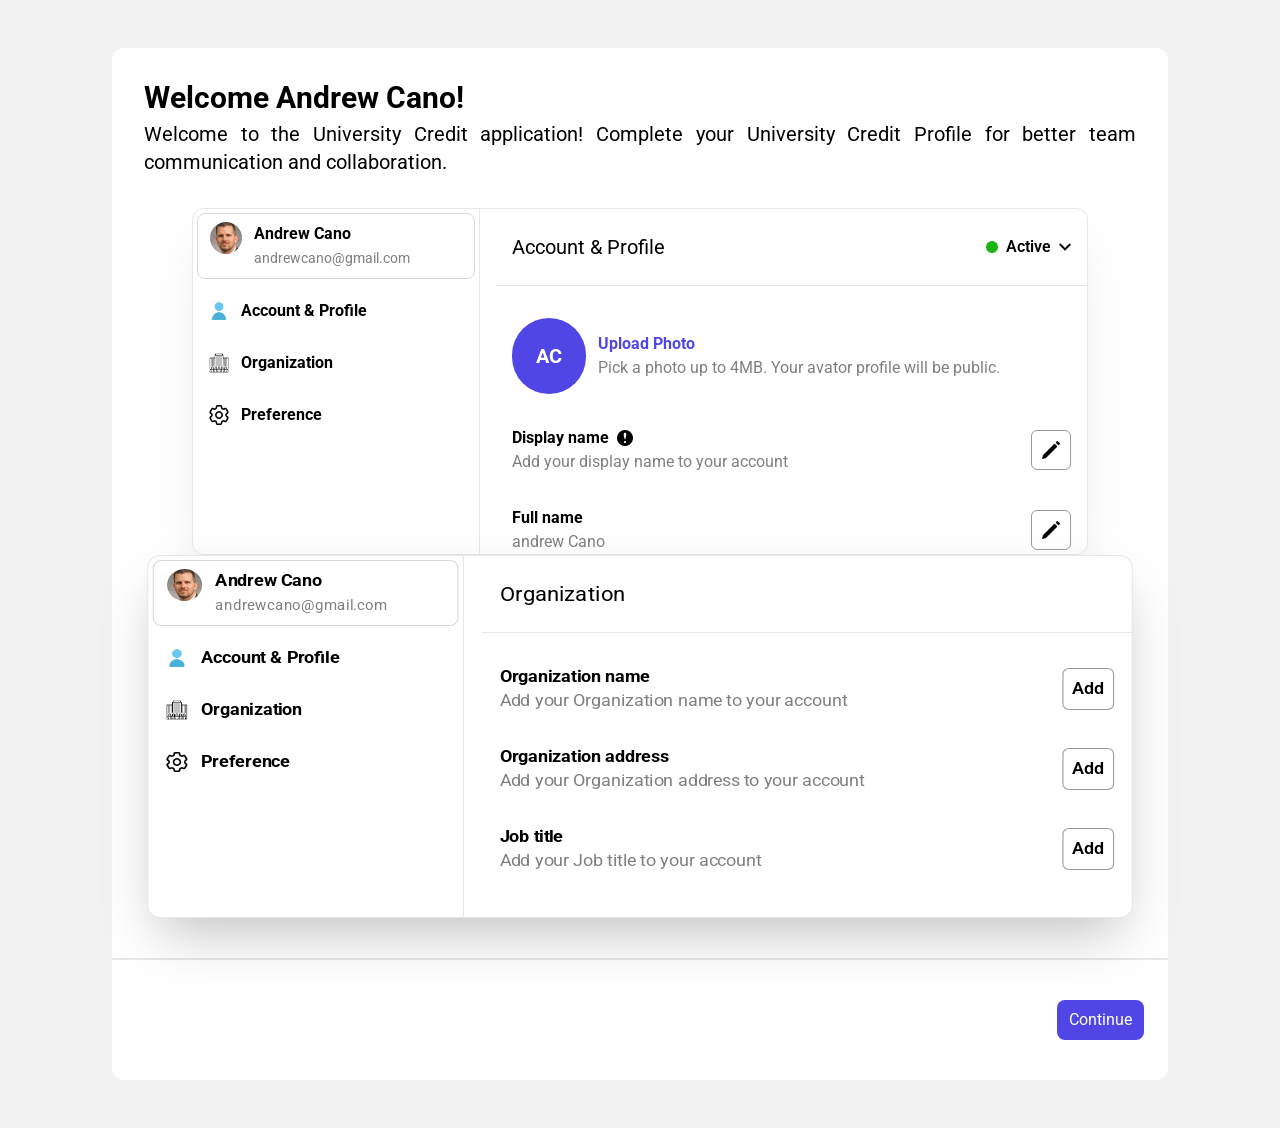
<file: src/index.html>
<!DOCTYPE html>
<html>
  <head>
    <meta charset="UTF-8" />
    <meta name="viewport" content="width=device-width, initial-scale=1.0" />
    <link href="./output.css" rel="stylesheet" />
    <title>University Credit Management System</title>
    <link rel="preconnect" href="https://fonts.googleapis.com" />
    <link rel="preconnect" href="https://fonts.gstatic.com" crossorigin />
    <link
      href="https://fonts.googleapis.com/css2?family=Roboto:ital,wght@0,100;0,300;0,400;0,500;0,700;0,900;1,100;1,300;1,400;1,500;1,700;1,900&display=swap"
      rel="stylesheet"
    />
    <link
      href="https://fonts.googleapis.com/css2?family=Poppins:ital,wght@0,100;0,200;0,300;0,400;0,500;0,600;0,700;0,800;0,900;1,100;1,200;1,300;1,400;1,500;1,600;1,700;1,800;1,900&display=swap"
      rel="stylesheet"
    />
    <link
      href="https://db.onlinewebfonts.com/c/e25ed0fa39c44d127ab5ab3e362d8af1?family=Cooper+Lt+BT+Light"
      rel="stylesheet"
    />
    <link rel="icon" type="image/x-icon" href="./images/" />
  </head>
  <body class="bg-black/5">
    <!-- container section -->
    <section class="max-w-6xl mx-auto font-roboto p-8">
      <section class="bg-white rounded-xl m-4">
        <!-- heading -->
        <header class="flex flex-col gap-1 p-8">
          <h1 class="text-3xl font-bold">Welcome Andrew Cano!</h1>
          <p class="text-justify text-xl">
            Welcome to the University Credit application! Complete your
            University Credit Profile for better team communication and
            collaboration.
          </p>
        </header>
        <!-- Account and Profile -->
        <main
          class="max-w-4xl mx-auto grid grid-cols-12 gap-4 border rounded-xl shadow-2xl shadow-black/10"
        >
          <!-- SideBar -->
          <aside class="col-span-4 flex flex-col gap-1 border-r">
            <!-- user photo and email -->
            <div
              class="flex flex-row gap-x-3 border border-borderColor px-3 py-2 rounded-lg m-1"
            >
              <figure class="w-8 h-8">
                <img src="images/AndrewCano.jpg" alt="" class="rounded-full" />
              </figure>
              <div>
                <p class="font-bold">Andrew Cano</p>
                <span class="text-sm text-black/50">andrewcano@gmail.com</span>
              </div>
            </div>
            <!-- Account & Profile -->
            <div
              class="flex flex-row items-center gap-3 px-3 py-2 m-1 rounded-lg hover:bg-hoverBg hover:text-blueColor"
            >
              <figure class="w-5 h-5">
                <img src="images/user.png" alt="" />
              </figure>
              <a href="Account&Profile.html" class="font-bold"
                >Account & Profile</a
              >
            </div>
            <!-- Organization -->
            <div
              class="flex flex-row items-center gap-3 px-3 py-2 m-1 rounded-lg hover:bg-hoverBg hover:text-blueColor"
            >
              <figure class="w-5 h-5">
                <img src="images/organization.png" alt="" />
              </figure>
              <a href="organization.html" class="font-bold">Organization</a>
            </div>
            <!-- Preference -->
            <div
              class="flex flex-row items-center gap-3 px-3 py-2 m-1 rounded-lg hover:bg-hoverBg hover:text-blueColor"
            >
              <figure class="w-5 h-5">
                <img src="images/setting.png" alt="" />
              </figure>
              <p class="font-bold">Preference</p>
            </div>
          </aside>
          <!-- Description section -->
          <section class="col-span-8 flex flex-col gap-8">
            <!-- Account & Profile and active -->
            <div class="flex justify-between px-4 border-b py-6">
              <h1 class="font-normal text-xl">Account & Profile</h1>
              <div class="flex flex-row items-center gap-2">
                <!-- green icon -->
                <figure class="w-3 h-3">
                  <img src="images/online.png" alt="" />
                </figure>
                <p class="font-semibold">Active</p>
                <figure class="w-3 h-3">
                  <img src="images/expand-button.png" alt="" />
                </figure>
              </div>
            </div>
            <!-- Upload Photo -->
            <div class="flex flex-row items-center gap-3 px-4">
              <p
                class="rounded-full font-bold text-white text-xl p-6 bg-blueColor"
              >
                AC
              </p>
              <div>
                <p class="font-bold text-blueColor">Upload Photo</p>
                <span class="text-black/50"
                  >Pick a photo up to 4MB. Your avator profile will be
                  public.</span
                >
              </div>
            </div>
            <!-- Display Name -->
            <div class="flex flex-row justify-between items-center px-4">
              <div class="flex flex-col">
                <div class="flex flex-row items-center gap-2">
                  <p class="font-bold">Display name</p>
                  <figure class="w-4 h-4">
                    <img src="images/exclamation.png" alt="" />
                  </figure>
                </div>
                <span class="text-black/50"
                  >Add your display name to your account</span
                >
              </div>
              <!-- edit icon -->
              <button class="w-10 h-10 border border-black/40 rounded-md p-2">
                <img src="images/pen.png" alt="" />
              </button>
            </div>
            <!-- Full name-->
            <div class="flex flex-row justify-between items-center px-4">
              <div class="flex flex-col">
                <p class="font-bold">Full name</p>
                <span class="text-black/50">andrew Cano</span>
              </div>
              <!-- edit icon -->
              <button class="w-10 h-10 border border-black/40 rounded-md p-2">
                <img src="images/pen.png" alt="" />
              </button>
            </div>
          </section>
        </main>
        <!-- Organization -->
        <main
          class="max-w-4xl mx-auto grid grid-cols-12 gap-4 border rounded-xl shadow-2xl bg-white scale-y-100 scale-x-110"
        >
          <!-- SideBar -->
          <aside class="col-span-4 flex flex-col gap-1 border-r">
            <!-- user photo and email -->
            <div
              class="flex flex-row gap-x-3 border border-borderColor px-3 py-2 rounded-lg m-1"
            >
              <figure class="w-8 h-8">
                <img src="images/AndrewCano.jpg" alt="" class="rounded-full" />
              </figure>
              <div>
                <p class="font-bold">Andrew Cano</p>
                <span class="text-sm text-black/50">andrewcano@gmail.com</span>
              </div>
            </div>
            <!-- Account & Profile -->
            <div
              class="flex flex-row items-center gap-3 px-3 py-2 m-1 rounded-lg hover:bg-hoverBg hover:text-blueColor"
            >
              <figure class="w-5 h-5">
                <img src="images/user.png" alt="" />
              </figure>
              <p class="font-bold">Account & Profile</p>
            </div>
            <!-- Organization -->
            <div
              class="flex flex-row items-center gap-3 px-3 py-2 m-1 rounded-lg hover:bg-hoverBg hover:text-blueColor"
            >
              <figure class="w-5 h-5">
                <img src="images/organization.png" alt="" />
              </figure>
              <p class="font-bold">Organization</p>
            </div>
            <!-- Preference -->
            <div
              class="flex flex-row items-center gap-3 px-3 py-2 m-1 rounded-lg hover:bg-hoverBg hover:text-blueColor"
            >
              <figure class="w-5 h-5">
                <img src="images/setting.png" alt="" />
              </figure>
              <p class="font-bold">Preference</p>
            </div>
          </aside>
          <!-- Description section -->
          <section class="col-span-8 flex flex-col gap-8">
            <!-- Organization -->
            <div class="flex justify-between px-4 border-b py-6">
              <h1 class="font-normal text-xl">Organization</h1>
            </div>

            <!-- Organization name-->
            <div class="flex flex-row justify-between items-center px-4">
              <div class="flex flex-col">
                <p class="font-bold">Organization name</p>
                <span class="text-black/50"
                  >Add your Organization name to your account</span
                >
              </div>
              <!-- Add button -->
              <button
                class="border border-black/40 rounded-md p-2 font-semibold"
              >
                Add
              </button>
            </div>
            <!-- Organization address-->
            <div class="flex flex-row justify-between items-center px-4">
              <div class="flex flex-col">
                <p class="font-bold">Organization address</p>
                <span class="text-black/50"
                  >Add your Organization address to your account</span
                >
              </div>
              <!-- Add button -->
              <button
                class="border border-black/40 rounded-md p-2 font-semibold"
              >
                Add
              </button>
            </div>
            <!-- Job title-->
            <div class="flex flex-row justify-between items-center px-4">
              <div class="flex flex-col">
                <p class="font-bold">Job title</p>
                <span class="text-black/50"
                  >Add your Job title to your account</span
                >
              </div>
              <!-- Add button -->
              <button
                class="border border-black/40 rounded-md p-2 font-semibold"
              >
                Add
              </button>
            </div>
            <div class="pb-3"></div>
          </section>
        </main>
        <div class="pt-10 border-b-2"></div>
        <!-- continue button -->
        <section class="py-10 flex justify-end px-6">
          <button class="text-white bg-blueColor rounded-lg px-3 py-2">
            Continue
          </button>
        </section>
      </section>
    </section>
  </body>
</html>

<!-- https://github.com/Md-Zihadur-Rahaman/University-Credit-Managemet-System -->
</file>
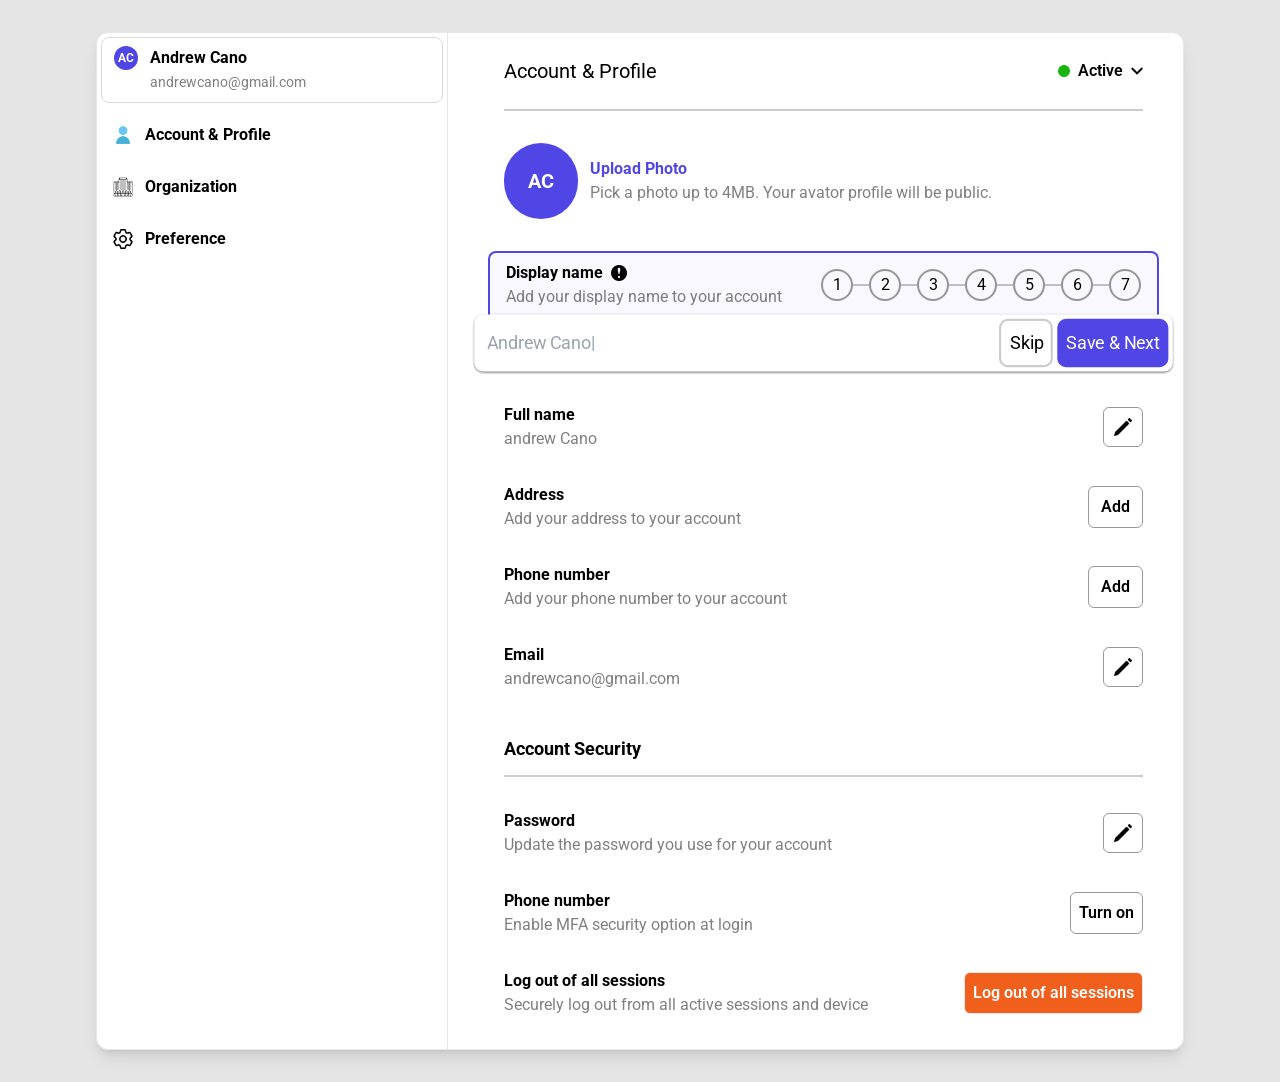
<file: src/Account&Profile.html>
<!DOCTYPE html>
<html>
  <head>
    <meta charset="UTF-8" />
    <meta name="viewport" content="width=device-width, initial-scale=1.0" />
    <link href="./output.css" rel="stylesheet" />
    <title>University Credit Management System</title>
    <link rel="preconnect" href="https://fonts.googleapis.com" />
    <link rel="preconnect" href="https://fonts.gstatic.com" crossorigin />
    <link
      href="https://fonts.googleapis.com/css2?family=Roboto:ital,wght@0,100;0,300;0,400;0,500;0,700;0,900;1,100;1,300;1,400;1,500;1,700;1,900&display=swap"
      rel="stylesheet"
    />
    <link
      href="https://fonts.googleapis.com/css2?family=Poppins:ital,wght@0,100;0,200;0,300;0,400;0,500;0,600;0,700;0,800;0,900;1,100;1,200;1,300;1,400;1,500;1,600;1,700;1,800;1,900&display=swap"
      rel="stylesheet"
    />
    <link
      href="https://db.onlinewebfonts.com/c/e25ed0fa39c44d127ab5ab3e362d8af1?family=Cooper+Lt+BT+Light"
      rel="stylesheet"
    />
    <link rel="icon" type="image/x-icon" href="./images/" />
  </head>
  <body class="bg-black/10">
    <!-- container section -->

    <section class="max-w-6xl mx-auto font-roboto p-8">
      <!-- Account and Profile -->
      <main
        class="bg-white grid grid-cols-12 gap-4 border rounded-xl shadow-lg shadow-black/10"
      >
        <!-- SideBar -->
        <aside class="col-span-4 flex flex-col gap-1 border-r">
          <!-- user photo and email -->
          <div
            class="flex flex-row gap-x-3 border border-borderColor px-3 py-2 rounded-lg m-1"
          >
            <div>
              <p
                class="rounded-full font-bold text-white text-xs p-1 bg-blueColor"
              >
                AC
              </p>
            </div>
            <div>
              <p class="font-bold">Andrew Cano</p>
              <span class="text-sm text-black/50">andrewcano@gmail.com</span>
            </div>
          </div>
          <!-- Account & Profile -->
          <div
            class="flex flex-row items-center gap-3 px-3 py-2 m-1 rounded-lg hover:bg-hoverBg hover:text-blueColor"
          >
            <figure class="w-5 h-5">
              <img src="images/user.png" alt="" />
            </figure>
            <a href="Account&Profile.html" class="font-bold"
              >Account & Profile</a
            >
          </div>
          <!-- Organization -->
          <div
            class="flex flex-row items-center gap-3 px-3 py-2 m-1 rounded-lg hover:bg-hoverBg hover:text-blueColor"
          >
            <figure class="w-5 h-5">
              <img src="images/organization.png" alt="" />
            </figure>
            <a href="organization.html" class="font-bold">Organization</a>
          </div>
          <!-- Preference -->
          <div
            class="flex flex-row items-center gap-3 px-3 py-2 m-1 rounded-lg hover:bg-hoverBg hover:text-blueColor"
          >
            <figure class="w-5 h-5">
              <img src="images/setting.png" alt="" />
            </figure>
            <p class="font-bold">Preference</p>
          </div>
        </aside>
        <!-- Description section -->
        <section class="col-span-8 flex flex-col gap-8 px-6">
          <!-- Account & Profile and active -->
          <div
            class="flex justify-between mx-4 border-b-2 border-b-black/20 py-6"
          >
            <h1 class="font-normal text-xl">Account & Profile</h1>
            <div class="flex flex-row items-center gap-2">
              <!-- green icon -->
              <figure class="w-3 h-3">
                <img src="images/online.png" alt="" />
              </figure>
              <p class="font-semibold">Active</p>
              <figure class="w-3 h-3">
                <img src="images/expand-button.png" alt="" />
              </figure>
            </div>
          </div>
          <!-- Upload Photo -->
          <div class="flex flex-row items-center gap-3 px-4">
            <p
              class="rounded-full font-bold text-white text-xl p-6 bg-blueColor"
            >
              AC
            </p>
            <div>
              <p class="font-bold text-blueColor">Upload Photo</p>
              <span class="text-black/50"
                >Pick a photo up to 4MB. Your avator profile will be
                public.</span
              >
            </div>
          </div>
          <!-- Display Name Edit -->
          <div
            class="bg-editBg border-2 border-blueColor rounded-lg flex flex-col px-4"
          >
            <!-- Display Name -->
            <div class="flex flex-row justify-between items-center py-2">
              <div class="flex flex-col">
                <div class="flex flex-row items-center gap-2">
                  <p class="font-bold">Display name</p>
                  <figure class="w-4 h-4">
                    <img src="images/exclamation.png" alt="" />
                  </figure>
                </div>
                <span class="text-black/50"
                  >Add your display name to your account</span
                >
              </div>
              <!-- Information Progress section -->
              <div class="flex flex-row">
                <!-- numerial element -->
                <div
                  class="w-8 h-8 flex items-center justify-center border-2 border-black/40 hover:border-blueColor hover:bg-hoverBg rounded-full p-1"
                >
                  <p class="">1</p>
                </div>
                <!-- dash icon -->
                <figure
                  class="w-4 h-8 flex items-center justify-center opacity-60"
                >
                  <img src="images/CenterlineI.png" alt="" />
                </figure>
                <!-- numerial element -->
                <div
                  class="w-8 h-8 flex items-center justify-center border-2 border-black/40 hover:border-blueColor hover:bg-hoverBg rounded-full p-1"
                >
                  <p class="">2</p>
                </div>
                <!-- dash icon -->
                <figure
                  class="w-4 h-8 flex items-center justify-center opacity-60"
                >
                  <img src="images/CenterlineI.png" alt="" />
                </figure>
                <!-- numerial element -->
                <div
                  class="w-8 h-8 flex items-center justify-center border-2 border-black/40 hover:border-blueColor hover:bg-hoverBg rounded-full p-1"
                >
                  <p class="">3</p>
                </div>
                <!-- dash icon -->
                <figure
                  class="w-4 h-8 flex items-center justify-center opacity-60"
                >
                  <img src="images/CenterlineI.png" alt="" />
                </figure>
                <!-- numerial element -->
                <div
                  class="w-8 h-8 flex items-center justify-center border-2 border-black/40 hover:border-blueColor hover:bg-hoverBg rounded-full p-1"
                >
                  <p class="">4</p>
                </div>
                <!-- dash icon -->
                <figure
                  class="w-4 h-8 flex items-center justify-center opacity-60"
                >
                  <img src="images/CenterlineI.png" alt="" />
                </figure>
                <!-- numerial element -->
                <div
                  class="w-8 h-8 flex items-center justify-center border-2 border-black/40 hover:border-blueColor hover:bg-hoverBg rounded-full p-1"
                >
                  <p class="">5</p>
                </div>
                <!-- dash icon -->
                <figure
                  class="w-4 h-8 flex items-center justify-center opacity-60"
                >
                  <img src="images/CenterlineI.png" alt="" />
                </figure>
                <!-- numerial element -->
                <div
                  class="w-8 h-8 flex items-center justify-center border-2 border-black/40 hover:border-blueColor hover:bg-hoverBg rounded-full p-1"
                >
                  <p class="">6</p>
                </div>
                <!-- dash icon -->
                <figure
                  class="w-4 h-8 flex items-center justify-center opacity-60"
                >
                  <img src="images/CenterlineI.png" alt="" />
                </figure>
                <!-- numerial element -->
                <div
                  class="w-8 h-8 flex items-center justify-center border-2 border-black/40 hover:border-blueColor hover:bg-hoverBg rounded-full p-1"
                >
                  <p class="">7</p>
                </div>
              </div>
            </div>
            <!--   Edit -->
            <div
              class="grid grid-cols-12 gap-1 border-1 border-black shadow-sm shadow-black/50 bg-white p-1 rounded-lg scale-110"
            >
              <input
                type="text"
                placeholder="Andrew Cano|"
                class="col-span-9 outline-2 outline-blueColor p-2 rounded-lg"
              />
              <button
                class="col-span-1 border-2 border-black/20 rounded-lg p-2"
              >
                Skip
              </button>
              <button class="col-span-2 bg-blueColor text-white rounded-lg p-2">
                Save & Next
              </button>
            </div>
          </div>

          <!-- Full name-->
          <div class="flex flex-row justify-between items-center px-4">
            <div class="flex flex-col">
              <p class="font-bold">Full name</p>
              <span class="text-black/50">andrew Cano</span>
            </div>
            <!-- edit icon -->
            <button class="w-10 h-10 border border-black/40 rounded-md p-2">
              <img src="images/pen.png" alt="" />
            </button>
          </div>
          <!-- Address-->
          <div class="flex flex-row justify-between items-center px-4">
            <div class="flex flex-col">
              <p class="font-bold">Address</p>
              <span class="text-black/50"
                >Add your address to your account</span
              >
            </div>
            <!-- Add button -->
            <button
              class="border border-black/40 rounded-md py-2 px-3 font-semibold"
            >
              Add
            </button>
          </div>

          <!-- Phone number-->
          <div class="flex flex-row justify-between items-center px-4">
            <div class="flex flex-col">
              <p class="font-bold">Phone number</p>
              <span class="text-black/50"
                >Add your phone number to your account</span
              >
            </div>
            <!-- Add button -->
            <button
              class="border border-black/40 rounded-md py-2 px-3 font-semibold"
            >
              Add
            </button>
          </div>
          <!-- Email -->
          <div class="flex flex-row justify-between items-center px-4">
            <div class="flex flex-col">
              <p class="font-bold">Email</p>
              <span class="text-black/50">andrewcano@gmail.com</span>
            </div>
            <!-- edit icon -->
            <button class="w-10 h-10 border border-black/40 rounded-md p-2">
              <img src="images/pen.png" alt="" />
            </button>
          </div>
          <!-- Account Security -->
          <div
            class="flex justify-between mx-4 border-b-2 border-b-black/20 py-3"
          >
            <h1 class="font-bold text-lg">Account Security</h1>
          </div>
          <!-- Password -->
          <div class="flex flex-row justify-between items-center px-4">
            <div class="flex flex-col">
              <p class="font-bold">Password</p>
              <span class="text-black/50"
                >Update the password you use for your account</span
              >
            </div>
            <!-- edit icon -->
            <button class="w-10 h-10 border border-black/40 rounded-md p-2">
              <img src="images/pen.png" alt="" />
            </button>
          </div>
          <!-- Multi-factor authentication-->
          <div class="flex flex-row justify-between items-center px-4">
            <div class="flex flex-col">
              <p class="font-bold">Phone number</p>
              <span class="text-black/50"
                >Enable MFA security option at login</span
              >
            </div>
            <!-- Turn on button -->
            <button class="border border-black/40 rounded-md p-2 font-semibold">
              Turn on
            </button>
          </div>
          <!-- Log out of all sessions-->
          <div class="flex flex-row justify-between items-center px-4 pb-8">
            <div class="flex flex-col">
              <p class="font-bold">Log out of all sessions</p>
              <span class="text-black/50"
                >Securely log out from all active sessions and device</span
              >
            </div>
            <!-- Log out of all sessions button -->
            <button
              class="border rounded-md bg-buttonBgColor text-white p-2 font-semibold"
            >
              Log out of all sessions
            </button>
          </div>
        </section>
      </main>
    </section>
  </body>
</html>

<!-- https://github.com/Md-Zihadur-Rahaman/University-Credit-Managemet-System -->
</file>
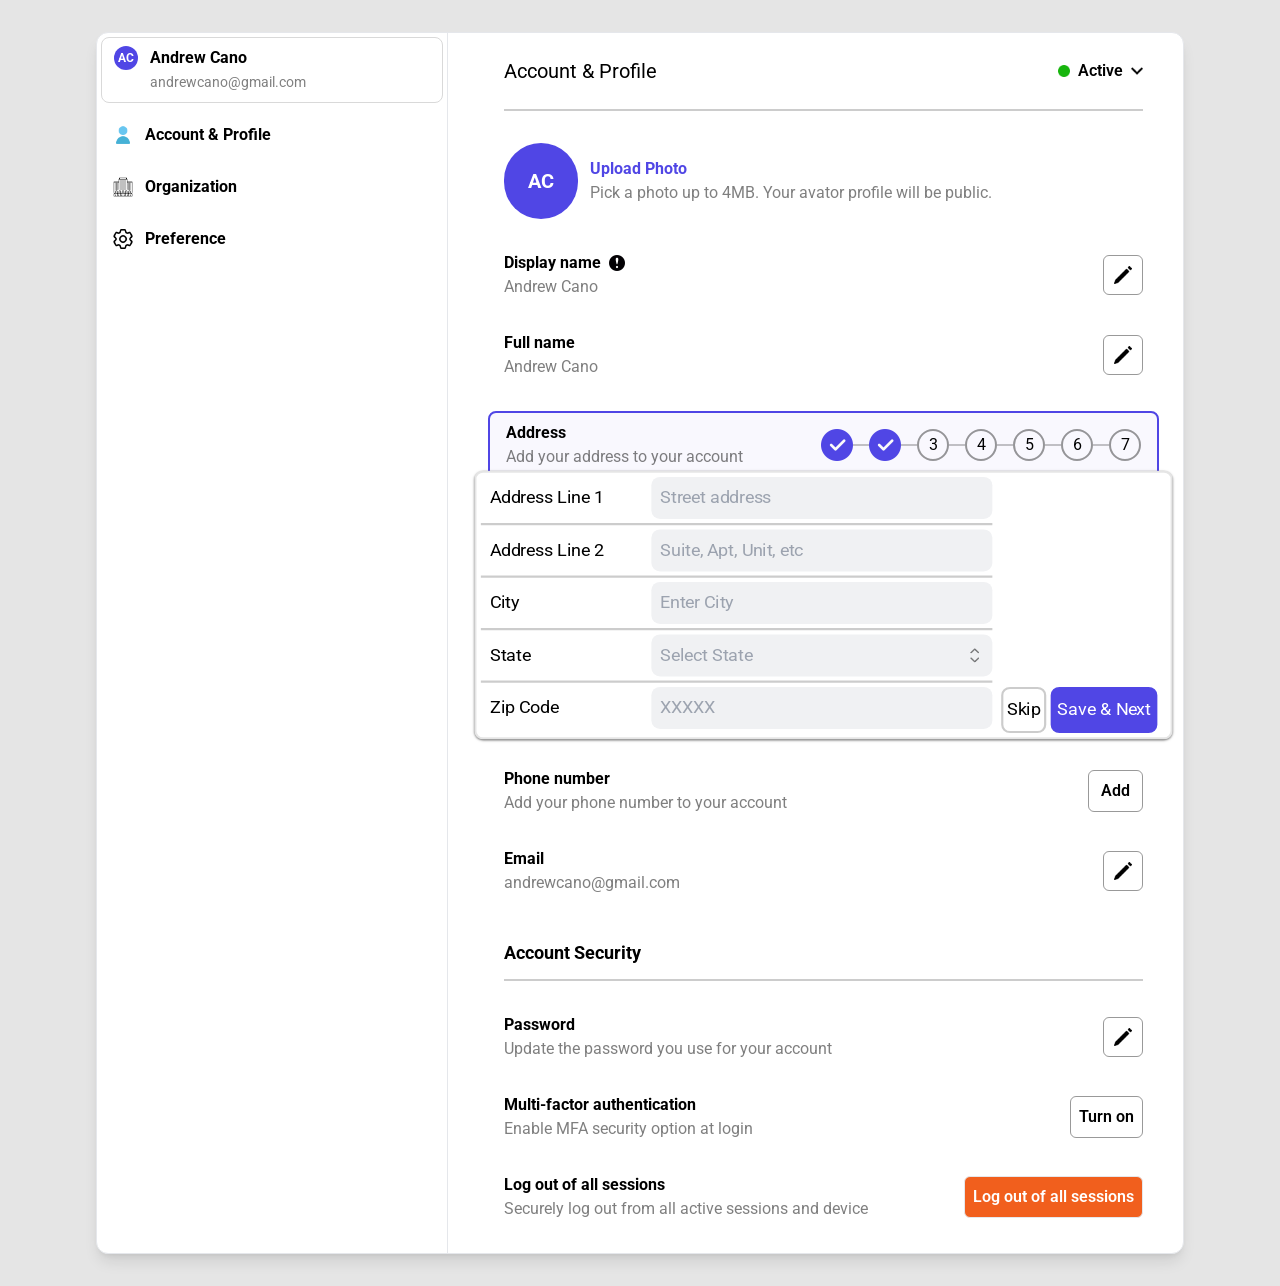
<file: src/address.html>
<!DOCTYPE html>
<html>
  <head>
    <meta charset="UTF-8" />
    <meta name="viewport" content="width=device-width, initial-scale=1.0" />
    <link href="./output.css" rel="stylesheet" />
    <title>University Credit Management System</title>
    <link rel="preconnect" href="https://fonts.googleapis.com" />
    <link rel="preconnect" href="https://fonts.gstatic.com" crossorigin />
    <link
      href="https://fonts.googleapis.com/css2?family=Roboto:ital,wght@0,100;0,300;0,400;0,500;0,700;0,900;1,100;1,300;1,400;1,500;1,700;1,900&display=swap"
      rel="stylesheet"
    />
    <link
      href="https://fonts.googleapis.com/css2?family=Poppins:ital,wght@0,100;0,200;0,300;0,400;0,500;0,600;0,700;0,800;0,900;1,100;1,200;1,300;1,400;1,500;1,600;1,700;1,800;1,900&display=swap"
      rel="stylesheet"
    />
    <link
      href="https://db.onlinewebfonts.com/c/e25ed0fa39c44d127ab5ab3e362d8af1?family=Cooper+Lt+BT+Light"
      rel="stylesheet"
    />
    <link rel="icon" type="image/x-icon" href="./images/" />
  </head>
  <body class="bg-black/10">
    <!-- container section -->

    <section class="max-w-6xl mx-auto font-roboto p-8">
      <!-- Account and Profile -->
      <main
        class="bg-white grid grid-cols-12 gap-4 border rounded-xl shadow-lg shadow-black/10"
      >
        <!-- SideBar -->
        <aside class="col-span-4 flex flex-col gap-1 border-r">
          <!-- user photo and email -->
          <div
            class="flex flex-row gap-x-3 border border-borderColor px-3 py-2 rounded-lg m-1"
          >
            <div>
              <p
                class="rounded-full font-bold text-white text-xs p-1 bg-blueColor"
              >
                AC
              </p>
            </div>
            <div>
              <p class="font-bold">Andrew Cano</p>
              <span class="text-sm text-black/50">andrewcano@gmail.com</span>
            </div>
          </div>
          <!-- Account & Profile -->
          <div
            class="flex flex-row items-center gap-3 px-3 py-2 m-1 rounded-lg hover:bg-hoverBg hover:text-blueColor"
          >
            <figure class="w-5 h-5">
              <img src="images/user.png" alt="" />
            </figure>
            <p class="font-bold">Account & Profile</p>
          </div>
          <!-- Organization -->
          <div
            class="flex flex-row items-center gap-3 px-3 py-2 m-1 rounded-lg hover:bg-hoverBg hover:text-blueColor"
          >
            <figure class="w-5 h-5">
              <img src="images/organization.png" alt="" />
            </figure>
            <p class="font-bold">Organization</p>
          </div>
          <!-- Preference -->
          <div
            class="flex flex-row items-center gap-3 px-3 py-2 m-1 rounded-lg hover:bg-hoverBg hover:text-blueColor"
          >
            <figure class="w-5 h-5">
              <img src="images/setting.png" alt="" />
            </figure>
            <p class="font-bold">Preference</p>
          </div>
        </aside>
        <!-- Description section -->
        <section class="col-span-8 flex flex-col gap-8 px-6">
          <!-- Account & Profile and active -->
          <div
            class="flex justify-between mx-4 border-b-2 border-b-black/20 py-6"
          >
            <h1 class="font-normal text-xl">Account & Profile</h1>
            <div class="flex flex-row items-center gap-2">
              <!-- green icon -->
              <figure class="w-3 h-3">
                <img src="images/online.png" alt="" />
              </figure>
              <p class="font-semibold">Active</p>
              <figure class="w-3 h-3">
                <img src="images/expand-button.png" alt="" />
              </figure>
            </div>
          </div>
          <!-- Upload Photo -->
          <div class="flex flex-row items-center gap-3 px-4">
            <p
              class="rounded-full font-bold text-white text-xl p-6 bg-blueColor"
            >
              AC
            </p>
            <div>
              <p class="font-bold text-blueColor">Upload Photo</p>
              <span class="text-black/50"
                >Pick a photo up to 4MB. Your avator profile will be
                public.</span
              >
            </div>
          </div>
          <!-- Display Name -->
          <div class="flex flex-row justify-between items-center px-4">
            <div class="flex flex-col">
              <div class="flex flex-row items-center gap-2">
                <p class="font-bold">Display name</p>
                <figure class="w-4 h-4">
                  <img src="images/exclamation.png" alt="" />
                </figure>
              </div>
              <span class="text-black/50">Andrew Cano</span>
            </div>
            <!-- edit icon -->
            <button class="w-10 h-10 border border-black/40 rounded-md p-2">
              <img src="images/pen.png" alt="" />
            </button>
          </div>

          <!-- Full name-->
          <div class="flex flex-row justify-between items-center px-4">
            <div class="flex flex-col">
              <p class="font-bold">Full name</p>
              <span class="text-black/50">Andrew Cano</span>
            </div>
            <!-- edit icon -->
            <button class="w-10 h-10 border border-black/40 rounded-md p-2">
              <img src="images/pen.png" alt="" />
            </button>
          </div>
          <!-- Address Edit -->
          <div
            class="bg-editBg border-2 border-blueColor rounded-lg flex flex-col px-4"
          >
            <!-- Address -->
            <div class="flex flex-row justify-between items-center py-2">
              <div class="flex flex-col">
                <p class="font-bold">Address</p>
                <span class="text-black/50"
                  >Add your address to your account</span
                >
              </div>
              <!-- Information Progress section -->
              <div class="flex flex-row">
                <!-- Tikmark icon element -->
                <div class="w-8 h-8 flex items-center justify-center">
                  <img src="images/Tikmarkcheck.png" alt="" />
                </div>
                <!-- dash icon -->
                <figure
                  class="w-4 h-8 flex items-center justify-center opacity-60"
                >
                  <img src="images/CenterlineI.png" alt="" />
                </figure>
                <!-- Tikmark icon element -->
                <div class="w-8 h-8 flex items-center justify-center">
                  <img src="images/Tikmarkcheck.png" alt="" />
                </div>
                <!-- dash icon -->
                <figure
                  class="w-4 h-8 flex items-center justify-center opacity-60"
                >
                  <img src="images/CenterlineI.png" alt="" />
                </figure>
                <!-- numerial element -->
                <div
                  class="w-8 h-8 flex items-center justify-center border-2 border-black/40 hover:border-blueColor hover:bg-hoverBg rounded-full p-1"
                >
                  <p class="">3</p>
                </div>
                <!-- dash icon -->
                <figure
                  class="w-4 h-8 flex items-center justify-center opacity-60"
                >
                  <img src="images/CenterlineI.png" alt="" />
                </figure>
                <!-- numerial element -->
                <div
                  class="w-8 h-8 flex items-center justify-center border-2 border-black/40 hover:border-blueColor hover:bg-hoverBg rounded-full p-1"
                >
                  <p class="">4</p>
                </div>
                <!-- dash icon -->
                <figure
                  class="w-4 h-8 flex items-center justify-center opacity-60"
                >
                  <img src="images/CenterlineI.png" alt="" />
                </figure>
                <!-- numerial element -->
                <div
                  class="w-8 h-8 flex items-center justify-center border-2 border-black/40 hover:border-blueColor hover:bg-hoverBg rounded-full p-1"
                >
                  <p class="">5</p>
                </div>
                <!-- dash icon -->
                <figure
                  class="w-4 h-8 flex items-center justify-center opacity-60"
                >
                  <img src="images/CenterlineI.png" alt="" />
                </figure>
                <!-- numerial element -->
                <div
                  class="w-8 h-8 flex items-center justify-center border-2 border-black/40 hover:border-blueColor hover:bg-hoverBg rounded-full p-1"
                >
                  <p class="">6</p>
                </div>
                <!-- dash icon -->
                <figure
                  class="w-4 h-8 flex items-center justify-center opacity-60"
                >
                  <img src="images/CenterlineI.png" alt="" />
                </figure>
                <!-- numerial element -->
                <div
                  class="w-8 h-8 flex items-center justify-center border-2 border-black/40 hover:border-blueColor hover:bg-hoverBg rounded-full p-1"
                >
                  <p class="">7</p>
                </div>
              </div>
            </div>
            <!--   Edit -->
            <div
              class="border-2 grid grid-cols-12 gap-2 border-1 border-black/10 shadow-sm shadow-black/50 bg-white p-1 rounded-lg scale-x-110 scale-y-105"
            >
              <!-- left input field  -->
              <div class="col-span-9 flex flex-col gap-1">
                <!-- field1 -->
                <div
                  class="grid grid-cols-12 items-center border-b-2 border-b-black/20 pb-1"
                >
                  <label for="" class="col-span-4 pl-2">Address Line 1</label
                  ><input
                    type="text"
                    placeholder="Street address"
                    class="col-span-8 outline-2 outline-blueColor bg-inputFieldBg p-2 rounded-lg"
                  />
                </div>
                <!-- field2 -->
                <div
                  class="grid grid-cols-12 items-center border-b-2 border-b-black/20 pb-1"
                >
                  <label for="" class="col-span-4 pl-2">Address Line 2</label
                  ><input
                    type="text"
                    placeholder="Suite, Apt, Unit, etc"
                    class="col-span-8 outline-2 outline-blueColor bg-inputFieldBg p-2 rounded-lg"
                  />
                </div>
                <!-- field3 -->
                <div
                  class="grid grid-cols-12 items-center border-b-2 border-b-black/20 pb-1"
                >
                  <label for="" class="col-span-4 pl-2">City</label
                  ><input
                    type="text"
                    placeholder="Enter City"
                    class="col-span-8 outline-2 outline-blueColor bg-inputFieldBg p-2 rounded-lg"
                  />
                </div>
                <!-- field4 -->
                <div
                  class="grid grid-cols-12 items-center border-b-2 border-b-black/20 pb-1 relative"
                >
                  <label for="" class="col-span-4 pl-2">State</label>

                  <input
                    type="text"
                    placeholder="Select State"
                    class="col-span-8 outline-2 outline-blueColor bg-inputFieldBg p-2 rounded-lg"
                  />

                  <img
                    src="images/option.png"
                    alt=""
                    class="w-4 h-4 absolute right-2 top-3 opacity-50 cursor-pointer"
                  />
                </div>
                <!-- field5 -->
                <div class="grid grid-cols-12 items-center pb-1">
                  <label for="" class="col-span-4 pl-2">Zip Code</label
                  ><input
                    type="text"
                    placeholder="XXXXX"
                    class="col-span-8 outline-2 outline-blueColor bg-inputFieldBg p-2 rounded-lg"
                  />
                </div>
              </div>
              <!-- right button field -->
              <div class="col-span-3 flex flex-row gap-1 items-end">
                <button
                  class="border-2 border-black/20 rounded-lg px-[3px] py-2"
                >
                  Skip
                </button>
                <button
                  class="border-2 border-blueColor bg-blueColor text-white rounded-lg px-1 py-2"
                >
                  Save & Next
                </button>
              </div>
            </div>
          </div>
          <!-- Phone number-->
          <div class="flex flex-row justify-between items-center px-4">
            <div class="flex flex-col">
              <p class="font-bold">Phone number</p>
              <span class="text-black/50"
                >Add your phone number to your account</span
              >
            </div>
            <!-- Add button -->
            <button
              class="border border-black/40 rounded-md py-2 px-3 font-semibold"
            >
              Add
            </button>
          </div>
          <!-- Email -->
          <div class="flex flex-row justify-between items-center px-4">
            <div class="flex flex-col">
              <p class="font-bold">Email</p>
              <span class="text-black/50">andrewcano@gmail.com</span>
            </div>
            <!-- edit icon -->
            <button class="w-10 h-10 border border-black/40 rounded-md p-2">
              <img src="images/pen.png" alt="" />
            </button>
          </div>
          <!-- Account Security -->
          <div
            class="flex justify-between mx-4 border-b-2 border-b-black/20 py-3"
          >
            <h1 class="font-bold text-lg">Account Security</h1>
          </div>
          <!-- Password -->
          <div class="flex flex-row justify-between items-center px-4">
            <div class="flex flex-col">
              <p class="font-bold">Password</p>
              <span class="text-black/50"
                >Update the password you use for your account</span
              >
            </div>
            <!-- edit icon -->
            <button class="w-10 h-10 border border-black/40 rounded-md p-2">
              <img src="images/pen.png" alt="" />
            </button>
          </div>
          <!-- Multi-factor authentication-->
          <div class="flex flex-row justify-between items-center px-4">
            <div class="flex flex-col">
              <p class="font-bold">Multi-factor authentication</p>
              <span class="text-black/50"
                >Enable MFA security option at login</span
              >
            </div>
            <!-- Turn on button -->
            <button class="border border-black/40 rounded-md p-2 font-semibold">
              Turn on
            </button>
          </div>
          <!-- Log out of all sessions-->
          <div class="flex flex-row justify-between items-center px-4 pb-8">
            <div class="flex flex-col">
              <p class="font-bold">Log out of all sessions</p>
              <span class="text-black/50"
                >Securely log out from all active sessions and device</span
              >
            </div>
            <!-- Log out of all sessions button -->
            <button
              class="border rounded-md bg-buttonBgColor text-white p-2 font-semibold"
            >
              Log out of all sessions
            </button>
          </div>
        </section>
      </main>
    </section>
  </body>
</html>

<!-- https://github.com/Md-Zihadur-Rahaman/University-Credit-Managemet-System -->
</file>
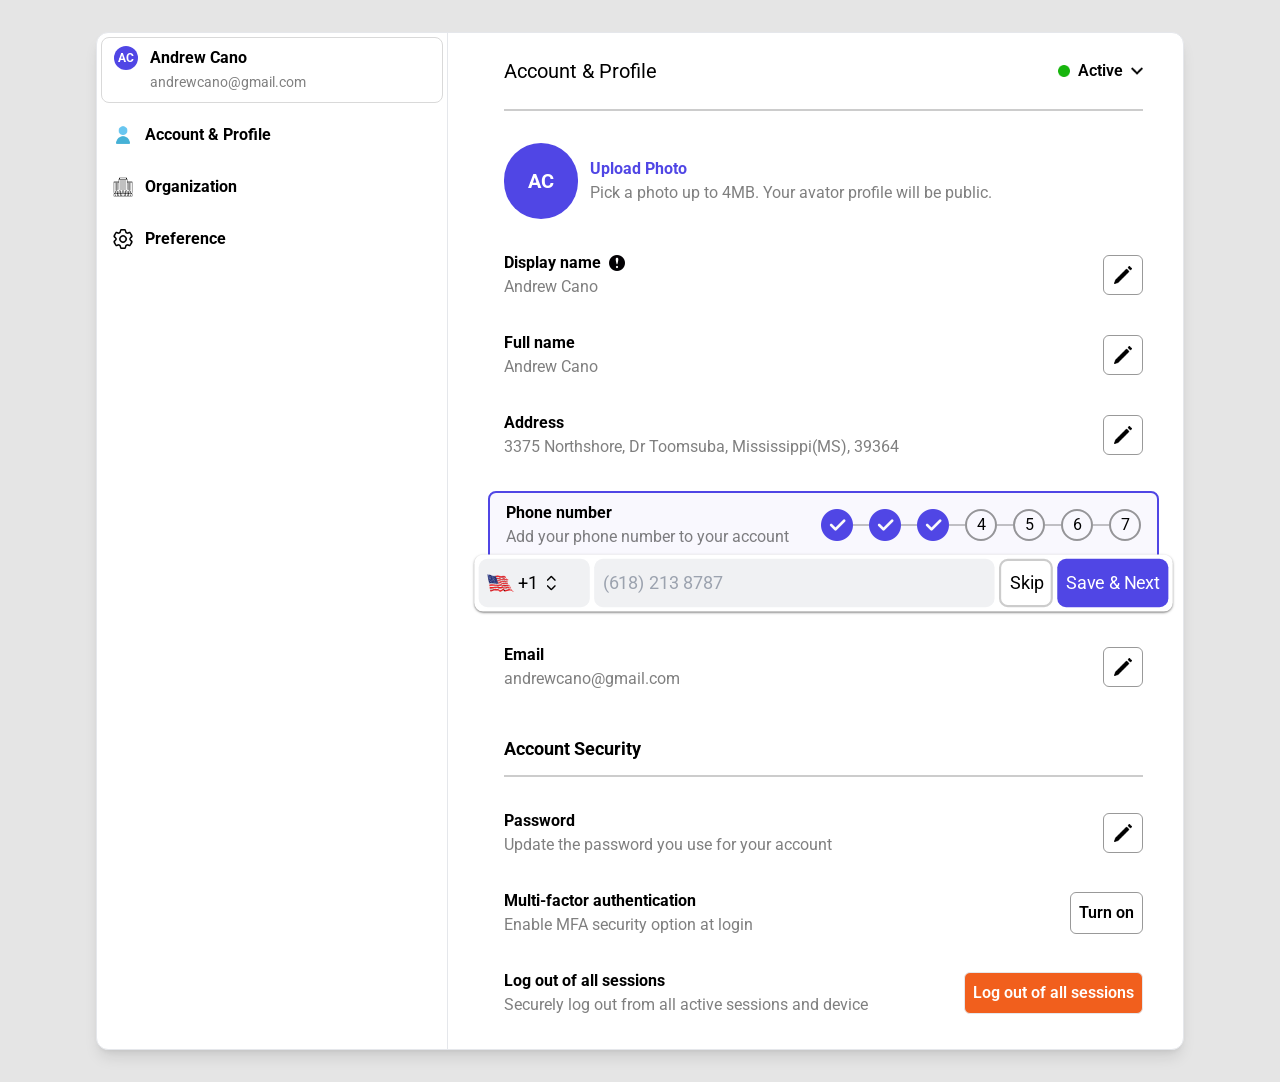
<file: src/inputPhoneNumber.html>
<!DOCTYPE html>
<html>
  <head>
    <meta charset="UTF-8" />
    <meta name="viewport" content="width=device-width, initial-scale=1.0" />
    <link href="./output.css" rel="stylesheet" />
    <title>University Credit Management System</title>
    <link rel="preconnect" href="https://fonts.googleapis.com" />
    <link rel="preconnect" href="https://fonts.gstatic.com" crossorigin />
    <link
      href="https://fonts.googleapis.com/css2?family=Roboto:ital,wght@0,100;0,300;0,400;0,500;0,700;0,900;1,100;1,300;1,400;1,500;1,700;1,900&display=swap"
      rel="stylesheet"
    />
    <link
      href="https://fonts.googleapis.com/css2?family=Poppins:ital,wght@0,100;0,200;0,300;0,400;0,500;0,600;0,700;0,800;0,900;1,100;1,200;1,300;1,400;1,500;1,600;1,700;1,800;1,900&display=swap"
      rel="stylesheet"
    />
    <link
      href="https://db.onlinewebfonts.com/c/e25ed0fa39c44d127ab5ab3e362d8af1?family=Cooper+Lt+BT+Light"
      rel="stylesheet"
    />
    <link rel="icon" type="image/x-icon" href="./images/" />
  </head>
  <body class="bg-black/10">
    <!-- container section -->

    <section class="max-w-6xl mx-auto font-roboto p-8">
      <!-- Account and Profile -->
      <main
        class="bg-white grid grid-cols-12 gap-4 border rounded-xl shadow-lg shadow-black/10"
      >
        <!-- SideBar -->
        <aside class="col-span-4 flex flex-col gap-1 border-r">
          <!-- user photo and email -->
          <div
            class="flex flex-row gap-x-3 border border-borderColor px-3 py-2 rounded-lg m-1"
          >
            <div>
              <p
                class="rounded-full font-bold text-white text-xs p-1 bg-blueColor"
              >
                AC
              </p>
            </div>
            <div>
              <p class="font-bold">Andrew Cano</p>
              <span class="text-sm text-black/50">andrewcano@gmail.com</span>
            </div>
          </div>
          <!-- Account & Profile -->
          <div
            class="flex flex-row items-center gap-3 px-3 py-2 m-1 rounded-lg hover:bg-hoverBg hover:text-blueColor"
          >
            <figure class="w-5 h-5">
              <img src="images/user.png" alt="" />
            </figure>
            <p class="font-bold">Account & Profile</p>
          </div>
          <!-- Organization -->
          <div
            class="flex flex-row items-center gap-3 px-3 py-2 m-1 rounded-lg hover:bg-hoverBg hover:text-blueColor"
          >
            <figure class="w-5 h-5">
              <img src="images/organization.png" alt="" />
            </figure>
            <p class="font-bold">Organization</p>
          </div>
          <!-- Preference -->
          <div
            class="flex flex-row items-center gap-3 px-3 py-2 m-1 rounded-lg hover:bg-hoverBg hover:text-blueColor"
          >
            <figure class="w-5 h-5">
              <img src="images/setting.png" alt="" />
            </figure>
            <p class="font-bold">Preference</p>
          </div>
        </aside>
        <!-- Description section -->
        <section class="col-span-8 flex flex-col gap-8 px-6">
          <!-- Account & Profile and active -->
          <div
            class="flex justify-between mx-4 border-b-2 border-b-black/20 py-6"
          >
            <h1 class="font-normal text-xl">Account & Profile</h1>
            <div class="flex flex-row items-center gap-2">
              <!-- green icon -->
              <figure class="w-3 h-3">
                <img src="images/online.png" alt="" />
              </figure>
              <p class="font-semibold">Active</p>
              <figure class="w-3 h-3">
                <img src="images/expand-button.png" alt="" />
              </figure>
            </div>
          </div>
          <!-- Upload Photo -->
          <div class="flex flex-row items-center gap-3 px-4">
            <p
              class="rounded-full font-bold text-white text-xl p-6 bg-blueColor"
            >
              AC
            </p>
            <div>
              <p class="font-bold text-blueColor">Upload Photo</p>
              <span class="text-black/50"
                >Pick a photo up to 4MB. Your avator profile will be
                public.</span
              >
            </div>
          </div>
          <!-- Display Name -->
          <div class="flex flex-row justify-between items-center px-4">
            <div class="flex flex-col">
              <div class="flex flex-row items-center gap-2">
                <p class="font-bold">Display name</p>
                <figure class="w-4 h-4">
                  <img src="images/exclamation.png" alt="" />
                </figure>
              </div>
              <span class="text-black/50">Andrew Cano</span>
            </div>
            <!-- edit icon -->
            <button class="w-10 h-10 border border-black/40 rounded-md p-2">
              <img src="images/pen.png" alt="" />
            </button>
          </div>

          <!-- Full name-->
          <div class="flex flex-row justify-between items-center px-4">
            <div class="flex flex-col">
              <p class="font-bold">Full name</p>
              <span class="text-black/50">Andrew Cano</span>
            </div>
            <!-- edit icon -->
            <button class="w-10 h-10 border border-black/40 rounded-md p-2">
              <img src="images/pen.png" alt="" />
            </button>
          </div>
          <!-- Address-->
          <div class="flex flex-row justify-between items-center px-4">
            <div class="flex flex-col">
              <p class="font-bold">Address</p>
              <span class="text-black/50"
                >3375 Northshore, Dr Toomsuba, Mississippi(MS), 39364</span
              >
            </div>
            <!-- edit icon -->
            <button class="w-10 h-10 border border-black/40 rounded-md p-2">
              <img src="images/pen.png" alt="" />
            </button>
          </div>

          <!-- Phone number Edit -->
          <div
            class="bg-editBg border-2 border-blueColor rounded-lg flex flex-col px-4"
          >
            <!-- Phone number -->
            <div class="flex flex-row justify-between items-center py-2">
              <div class="flex flex-col">
                <p class="font-bold">Phone number</p>
                <span class="text-black/50"
                  >Add your phone number to your account</span
                >
              </div>
              <!-- Information Progress section -->
              <div class="flex flex-row">
                <!-- Tikmark icon element -->
                <div class="w-8 h-8 flex items-center justify-center">
                  <img src="images/Tikmarkcheck.png" alt="" />
                </div>
                <!-- dash icon -->
                <figure
                  class="w-4 h-8 flex items-center justify-center opacity-60"
                >
                  <img src="images/CenterlineI.png" alt="" />
                </figure>
                <!-- Tikmark icon element -->
                <div class="w-8 h-8 flex items-center justify-center">
                  <img src="images/Tikmarkcheck.png" alt="" />
                </div>
                <!-- dash icon -->
                <figure
                  class="w-4 h-8 flex items-center justify-center opacity-60"
                >
                  <img src="images/CenterlineI.png" alt="" />
                </figure>
                <!-- Tikmark icon element -->
                <div class="w-8 h-8 flex items-center justify-center">
                  <img src="images/Tikmarkcheck.png" alt="" />
                </div>
                <!-- dash icon -->
                <figure
                  class="w-4 h-8 flex items-center justify-center opacity-60"
                >
                  <img src="images/CenterlineI.png" alt="" />
                </figure>
                <!-- numerial element -->
                <div
                  class="w-8 h-8 flex items-center justify-center border-2 border-black/40 hover:border-blueColor hover:bg-hoverBg rounded-full p-1"
                >
                  <p class="">4</p>
                </div>
                <!-- dash icon -->
                <figure
                  class="w-4 h-8 flex items-center justify-center opacity-60"
                >
                  <img src="images/CenterlineI.png" alt="" />
                </figure>
                <!-- numerial element -->
                <div
                  class="w-8 h-8 flex items-center justify-center border-2 border-black/40 hover:border-blueColor hover:bg-hoverBg rounded-full p-1"
                >
                  <p class="">5</p>
                </div>
                <!-- dash icon -->
                <figure
                  class="w-4 h-8 flex items-center justify-center opacity-60"
                >
                  <img src="images/CenterlineI.png" alt="" />
                </figure>
                <!-- numerial element -->
                <div
                  class="w-8 h-8 flex items-center justify-center border-2 border-black/40 hover:border-blueColor hover:bg-hoverBg rounded-full p-1"
                >
                  <p class="">6</p>
                </div>
                <!-- dash icon -->
                <figure
                  class="w-4 h-8 flex items-center justify-center opacity-60"
                >
                  <img src="images/CenterlineI.png" alt="" />
                </figure>
                <!-- numerial element -->
                <div
                  class="w-8 h-8 flex items-center justify-center border-2 border-black/40 hover:border-blueColor hover:bg-hoverBg rounded-full p-1"
                >
                  <p class="">7</p>
                </div>
              </div>
            </div>
            <!--   Edit -->
            <div
              class="grid grid-cols-12 gap-1 border-1 border-black shadow-sm shadow-black/50 bg-white p-1 rounded-lg scale-110"
            >
              <!-- Country Code -->
              <div
                class="col-span-2 p-2 flex flex-row items-center gap-1 bg-inputFieldBg rounded-lg"
              >
                <figure>
                  <img src="images/flag.png" alt="" class="w-6 h-4" />
                </figure>
                <p>+1</p>
                <figure>
                  <img src="images/option.png" alt="" class="w-4 h-4" />
                </figure>
              </div>
              <input
                type="text"
                placeholder="(618) 213 8787"
                class="col-span-7 outline-2 bg-inputFieldBg outline-blueColor p-2 rounded-lg"
              />
              <button
                class="col-span-1 border-2 border-black/20 rounded-lg p-2"
              >
                Skip
              </button>
              <button class="col-span-2 bg-blueColor text-white rounded-lg p-2">
                Save & Next
              </button>
            </div>
          </div>
          <!-- Email -->
          <div class="flex flex-row justify-between items-center px-4">
            <div class="flex flex-col">
              <p class="font-bold">Email</p>
              <span class="text-black/50">andrewcano@gmail.com</span>
            </div>
            <!-- edit icon -->
            <button class="w-10 h-10 border border-black/40 rounded-md p-2">
              <img src="images/pen.png" alt="" />
            </button>
          </div>
          <!-- Account Security -->
          <div
            class="flex justify-between mx-4 border-b-2 border-b-black/20 py-3"
          >
            <h1 class="font-bold text-lg">Account Security</h1>
          </div>
          <!-- Password -->
          <div class="flex flex-row justify-between items-center px-4">
            <div class="flex flex-col">
              <p class="font-bold">Password</p>
              <span class="text-black/50"
                >Update the password you use for your account</span
              >
            </div>
            <!-- edit icon -->
            <button class="w-10 h-10 border border-black/40 rounded-md p-2">
              <img src="images/pen.png" alt="" />
            </button>
          </div>
          <!-- Multi-factor authentication-->
          <div class="flex flex-row justify-between items-center px-4">
            <div class="flex flex-col">
              <p class="font-bold">Multi-factor authentication</p>
              <span class="text-black/50"
                >Enable MFA security option at login</span
              >
            </div>
            <!-- Turn on button -->
            <button class="border border-black/40 rounded-md p-2 font-semibold">
              Turn on
            </button>
          </div>
          <!-- Log out of all sessions-->
          <div class="flex flex-row justify-between items-center px-4 pb-8">
            <div class="flex flex-col">
              <p class="font-bold">Log out of all sessions</p>
              <span class="text-black/50"
                >Securely log out from all active sessions and device</span
              >
            </div>
            <!-- Log out of all sessions button -->
            <button
              class="border rounded-md bg-buttonBgColor text-white p-2 font-semibold"
            >
              Log out of all sessions
            </button>
          </div>
        </section>
      </main>
    </section>
  </body>
</html>

<!-- https://github.com/Md-Zihadur-Rahaman/University-Credit-Managemet-System -->
</file>
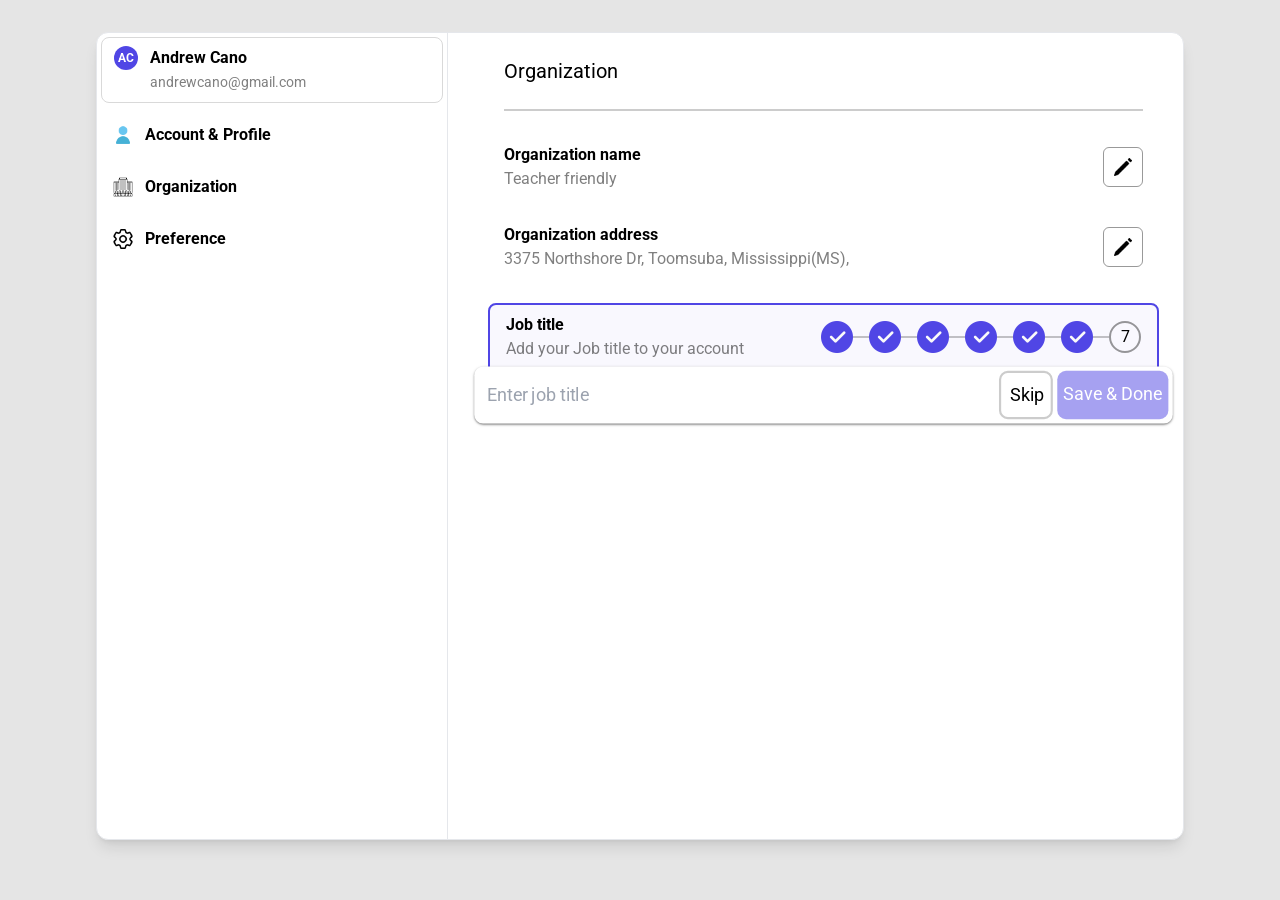
<file: src/jobTitle.html>
<!DOCTYPE html>
<html>
  <head>
    <meta charset="UTF-8" />
    <meta name="viewport" content="width=device-width, initial-scale=1.0" />
    <link href="./output.css" rel="stylesheet" />
    <title>University Credit Management System</title>
    <link rel="preconnect" href="https://fonts.googleapis.com" />
    <link rel="preconnect" href="https://fonts.gstatic.com" crossorigin />
    <link
      href="https://fonts.googleapis.com/css2?family=Roboto:ital,wght@0,100;0,300;0,400;0,500;0,700;0,900;1,100;1,300;1,400;1,500;1,700;1,900&display=swap"
      rel="stylesheet"
    />
    <link
      href="https://fonts.googleapis.com/css2?family=Poppins:ital,wght@0,100;0,200;0,300;0,400;0,500;0,600;0,700;0,800;0,900;1,100;1,200;1,300;1,400;1,500;1,600;1,700;1,800;1,900&display=swap"
      rel="stylesheet"
    />
    <link
      href="https://db.onlinewebfonts.com/c/e25ed0fa39c44d127ab5ab3e362d8af1?family=Cooper+Lt+BT+Light"
      rel="stylesheet"
    />
    <link rel="icon" type="image/x-icon" href="./images/" />
  </head>
  <body class="bg-black/10">
    <!-- container section -->

    <section class="max-w-6xl mx-auto h-full font-roboto p-8">
      <!-- Account and Profile -->
      <main
        class="bg-white grid grid-cols-12 gap-4 border rounded-xl shadow-lg shadow-black/10"
      >
        <!-- SideBar -->
        <aside class="col-span-4 flex flex-col gap-1 border-r">
          <!-- user photo and email -->
          <div
            class="flex flex-row gap-x-3 border border-borderColor px-3 py-2 rounded-lg m-1"
          >
            <div>
              <p
                class="rounded-full font-bold text-white text-xs p-1 bg-blueColor"
              >
                AC
              </p>
            </div>
            <div>
              <p class="font-bold">Andrew Cano</p>
              <span class="text-sm text-black/50">andrewcano@gmail.com</span>
            </div>
          </div>
          <!-- Account & Profile -->
          <div
            class="flex flex-row items-center gap-3 px-3 py-2 m-1 rounded-lg hover:bg-hoverBg hover:text-blueColor"
          >
            <figure class="w-5 h-5">
              <img src="images/user.png" alt="" />
            </figure>
            <p class="font-bold">Account & Profile</p>
          </div>
          <!-- Organization -->
          <div
            class="flex flex-row items-center gap-3 px-3 py-2 m-1 rounded-lg hover:bg-hoverBg hover:text-blueColor"
          >
            <figure class="w-5 h-5">
              <img src="images/organization.png" alt="" />
            </figure>
            <p class="font-bold">Organization</p>
          </div>
          <!-- Preference -->
          <div
            class="flex flex-row items-center gap-3 px-3 py-2 m-1 rounded-lg hover:bg-hoverBg hover:text-blueColor"
          >
            <figure class="w-5 h-5">
              <img src="images/setting.png" alt="" />
            </figure>
            <p class="font-bold">Preference</p>
          </div>
        </aside>
        <!-- Organization Description section -->
        <section class="col-span-8 flex flex-col gap-8 px-6">
          <!-- Organization  -->
          <div
            class="flex justify-between mx-4 border-b-2 border-b-black/20 py-6"
          >
            <h1 class="font-normal text-xl">Organization</h1>
          </div>

          <!-- Organization name-->
          <div class="flex flex-row justify-between items-center px-4">
            <div class="flex flex-col">
              <p class="font-bold">Organization name</p>
              <span class="text-black/50">Teacher friendly</span>
            </div>
            <!-- edit icon -->
            <button class="w-10 h-10 border border-black/40 rounded-md p-2">
              <img src="images/pen.png" alt="" />
            </button>
          </div>

          <!-- Organization address-->
          <div class="flex flex-row justify-between items-center px-4">
            <div class="flex flex-col">
              <p class="font-bold">Organization address</p>
              <span class="text-black/50"
                >3375 Northshore Dr, Toomsuba, Mississippi(MS),
              </span>
            </div>
            <!-- edit icon -->
            <button class="w-10 h-10 border border-black/40 rounded-md p-2">
              <img src="images/pen.png" alt="" />
            </button>
          </div>

          <!-- Job title Edit -->
          <div
            class="bg-editBg border-2 border-blueColor rounded-lg flex flex-col px-4"
          >
            <!-- Job title -->
            <div class="flex flex-row gap-1 justify-between items-center py-2">
              <div class="flex flex-col">
                <p class="font-bold">Job title</p>
                <span class="text-black/50"
                  >Add your Job title to your account</span
                >
              </div>
              <!-- Information Progress section -->
              <div class="flex flex-row">
                <!-- Tikmark icon element -->
                <div class="w-8 h-8 flex items-center justify-center">
                  <img src="images/Tikmarkcheck.png" alt="" />
                </div>
                <!-- dash icon -->
                <figure
                  class="w-4 h-8 flex items-center justify-center opacity-60"
                >
                  <img src="images/CenterlineI.png" alt="" />
                </figure>

                <!-- Tikmark icon element -->
                <div class="w-8 h-8 flex items-center justify-center">
                  <img src="images/Tikmarkcheck.png" alt="" />
                </div>
                <!-- dash icon -->
                <figure
                  class="w-4 h-8 flex items-center justify-center opacity-60"
                >
                  <img src="images/CenterlineI.png" alt="" />
                </figure>
                <!-- Tikmark icon element -->
                <div class="w-8 h-8 flex items-center justify-center">
                  <img src="images/Tikmarkcheck.png" alt="" />
                </div>
                <!-- dash icon -->
                <figure
                  class="w-4 h-8 flex items-center justify-center opacity-60"
                >
                  <img src="images/CenterlineI.png" alt="" />
                </figure>

                <!-- Tikmark icon element -->
                <div class="w-8 h-8 flex items-center justify-center">
                  <img src="images/Tikmarkcheck.png" alt="" />
                </div>
                <!-- dash icon -->
                <figure
                  class="w-4 h-8 flex items-center justify-center opacity-60"
                >
                  <img src="images/CenterlineI.png" alt="" />
                </figure>
                <!-- Tikmark icon element -->
                <div class="w-8 h-8 flex items-center justify-center">
                  <img src="images/Tikmarkcheck.png" alt="" />
                </div>
                <!-- dash icon -->
                <figure
                  class="w-4 h-8 flex items-center justify-center opacity-60"
                >
                  <img src="images/CenterlineI.png" alt="" />
                </figure>
                <!-- Tikmark icon element -->
                <div class="w-8 h-8 flex items-center justify-center">
                  <img src="images/Tikmarkcheck.png" alt="" />
                </div>
                <!-- dash icon -->
                <figure
                  class="w-4 h-8 flex items-center justify-center opacity-60"
                >
                  <img src="images/CenterlineI.png" alt="" />
                </figure>
                <!-- numerial element -->
                <div
                  class="w-8 h-8 flex items-center justify-center border-2 border-black/40 hover:border-blueColor hover:bg-hoverBg rounded-full p-1"
                >
                  <p class="">7</p>
                </div>
              </div>
            </div>
            <!-- Job title  Edit -->
            <div
              class="grid grid-cols-12 gap-1 border-1 border-black shadow-sm shadow-black/50 bg-white p-1 rounded-lg scale-110"
            >
              <input
                type="text"
                placeholder="Enter job title"
                class="col-span-9 outline-2 outline-blueColor p-2 rounded-lg"
              />
              <button
                class="col-span-1 border-2 border-black/20 rounded-lg p-2"
              >
                Skip
              </button>
              <button
                class="col-span-2 bg-blueColor text-white rounded-lg px-1 py-2 opacity-50"
                type="button"
                disabled
              >
                Save & Done
              </button>
            </div>
          </div>
          <div class="pb-96"></div>
        </section>
      </main>
    </section>
  </body>
</html>

<!-- https://github.com/Md-Zihadur-Rahaman/University-Credit-Managemet-System -->
</file>
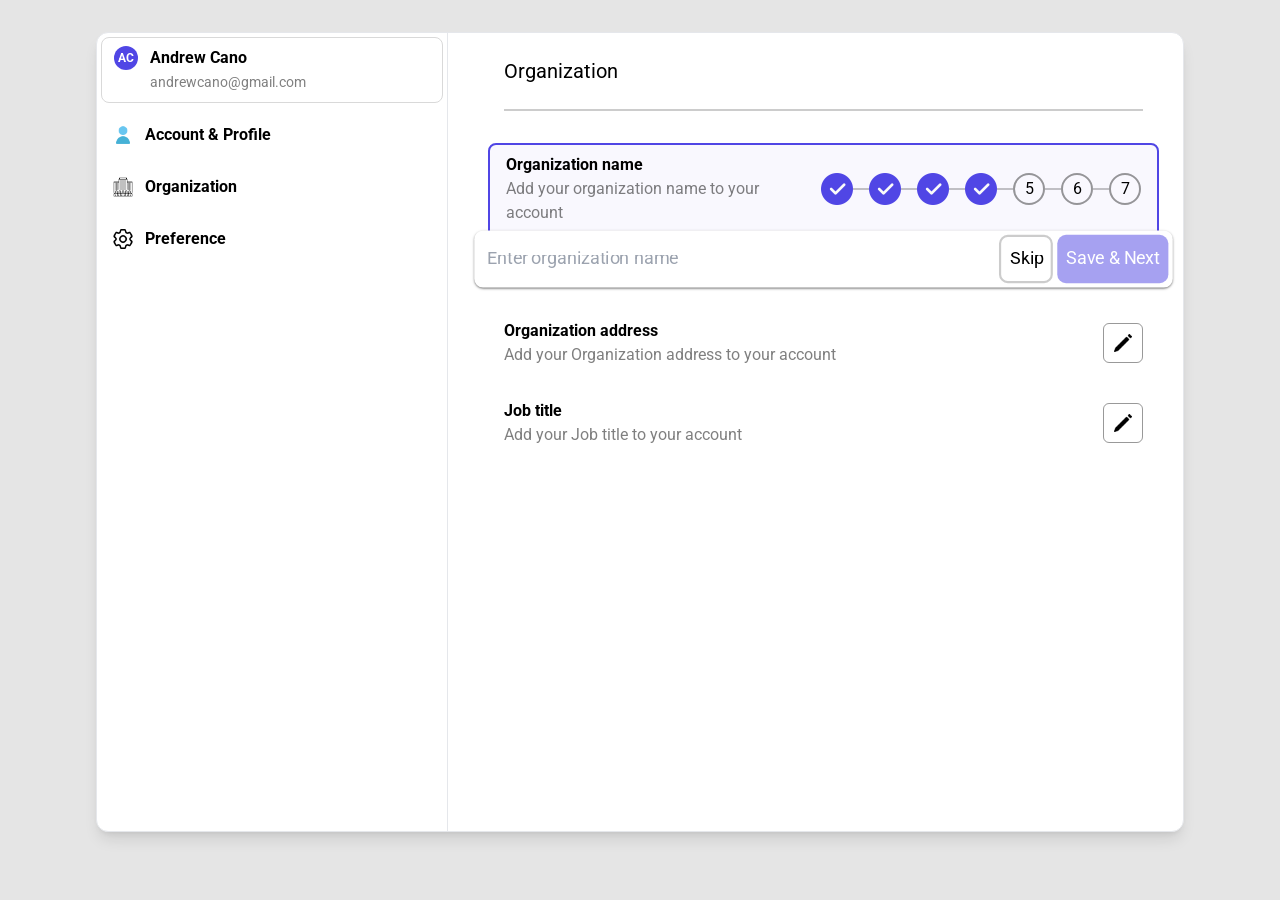
<file: src/organization.html>
<!DOCTYPE html>
<html>
  <head>
    <meta charset="UTF-8" />
    <meta name="viewport" content="width=device-width, initial-scale=1.0" />
    <link href="./output.css" rel="stylesheet" />
    <title>University Credit Management System</title>
    <link rel="preconnect" href="https://fonts.googleapis.com" />
    <link rel="preconnect" href="https://fonts.gstatic.com" crossorigin />
    <link
      href="https://fonts.googleapis.com/css2?family=Roboto:ital,wght@0,100;0,300;0,400;0,500;0,700;0,900;1,100;1,300;1,400;1,500;1,700;1,900&display=swap"
      rel="stylesheet"
    />
    <link
      href="https://fonts.googleapis.com/css2?family=Poppins:ital,wght@0,100;0,200;0,300;0,400;0,500;0,600;0,700;0,800;0,900;1,100;1,200;1,300;1,400;1,500;1,600;1,700;1,800;1,900&display=swap"
      rel="stylesheet"
    />
    <link
      href="https://db.onlinewebfonts.com/c/e25ed0fa39c44d127ab5ab3e362d8af1?family=Cooper+Lt+BT+Light"
      rel="stylesheet"
    />
    <link rel="icon" type="image/x-icon" href="./images/" />
  </head>
  <body class="bg-black/10">
    <!-- container section -->

    <section class="max-w-6xl mx-auto h-full font-roboto p-8">
      <!-- Account and Profile -->
      <main
        class="bg-white grid grid-cols-12 gap-4 border rounded-xl shadow-lg shadow-black/10"
      >
        <!-- SideBar -->
        <aside class="col-span-4 flex flex-col gap-1 border-r">
          <!-- user photo and email -->
          <div
            class="flex flex-row gap-x-3 border border-borderColor px-3 py-2 rounded-lg m-1"
          >
            <div>
              <p
                class="rounded-full font-bold text-white text-xs p-1 bg-blueColor"
              >
                AC
              </p>
            </div>
            <div>
              <p class="font-bold">Andrew Cano</p>
              <span class="text-sm text-black/50">andrewcano@gmail.com</span>
            </div>
          </div>
          <!-- Account & Profile -->
          <div
            class="flex flex-row items-center gap-3 px-3 py-2 m-1 rounded-lg hover:bg-hoverBg hover:text-blueColor"
          >
            <figure class="w-5 h-5">
              <img src="images/user.png" alt="" />
            </figure>
            <p class="font-bold">Account & Profile</p>
          </div>
          <!-- Organization -->
          <div
            class="flex flex-row items-center gap-3 px-3 py-2 m-1 rounded-lg hover:bg-hoverBg hover:text-blueColor"
          >
            <figure class="w-5 h-5">
              <img src="images/organization.png" alt="" />
            </figure>
            <p class="font-bold">Organization</p>
          </div>
          <!-- Preference -->
          <div
            class="flex flex-row items-center gap-3 px-3 py-2 m-1 rounded-lg hover:bg-hoverBg hover:text-blueColor"
          >
            <figure class="w-5 h-5">
              <img src="images/setting.png" alt="" />
            </figure>
            <p class="font-bold">Preference</p>
          </div>
        </aside>
        <!-- Organization Description section -->
        <section class="col-span-8 flex flex-col gap-8 px-6">
          <!-- Organization  -->
          <div
            class="flex justify-between mx-4 border-b-2 border-b-black/20 py-6"
          >
            <h1 class="font-normal text-xl">Organization</h1>
          </div>
          <!-- Organization Name Edit -->
          <div
            class="bg-editBg border-2 border-blueColor rounded-lg flex flex-col px-4"
          >
            <!-- Organization Name -->
            <div class="flex flex-row gap-1 justify-between items-center py-2">
              <div class="flex flex-col">
                <p class="font-bold">Organization name</p>
                <span class="text- text-black/50"
                  >Add your organization name to your account</span
                >
              </div>
              <!-- Information Progress section -->
              <div class="flex flex-row">
                <!-- Tikmark icon element -->
                <div class="w-8 h-8 flex items-center justify-center">
                  <img src="images/Tikmarkcheck.png" alt="" />
                </div>
                <!-- dash icon -->
                <figure
                  class="w-4 h-8 flex items-center justify-center opacity-60"
                >
                  <img src="images/CenterlineI.png" alt="" />
                </figure>

                <!-- Tikmark icon element -->
                <div class="w-8 h-8 flex items-center justify-center">
                  <img src="images/Tikmarkcheck.png" alt="" />
                </div>
                <!-- dash icon -->
                <figure
                  class="w-4 h-8 flex items-center justify-center opacity-60"
                >
                  <img src="images/CenterlineI.png" alt="" />
                </figure>
                <!-- Tikmark icon element -->
                <div class="w-8 h-8 flex items-center justify-center">
                  <img src="images/Tikmarkcheck.png" alt="" />
                </div>
                <!-- dash icon -->
                <figure
                  class="w-4 h-8 flex items-center justify-center opacity-60"
                >
                  <img src="images/CenterlineI.png" alt="" />
                </figure>
                <!-- numerial element -->
                <!-- Tikmark icon element -->
                <div class="w-8 h-8 flex items-center justify-center">
                  <img src="images/Tikmarkcheck.png" alt="" />
                </div>
                <!-- dash icon -->
                <figure
                  class="w-4 h-8 flex items-center justify-center opacity-60"
                >
                  <img src="images/CenterlineI.png" alt="" />
                </figure>
                <!-- numerial element -->
                <div
                  class="w-8 h-8 flex items-center justify-center border-2 border-black/40 hover:border-blueColor hover:bg-hoverBg rounded-full p-1"
                >
                  <p class="">5</p>
                </div>
                <!-- dash icon -->
                <figure
                  class="w-4 h-8 flex items-center justify-center opacity-60"
                >
                  <img src="images/CenterlineI.png" alt="" />
                </figure>
                <!-- numerial element -->
                <div
                  class="w-8 h-8 flex items-center justify-center border-2 border-black/40 hover:border-blueColor hover:bg-hoverBg rounded-full p-1"
                >
                  <p class="">6</p>
                </div>
                <!-- dash icon -->
                <figure
                  class="w-4 h-8 flex items-center justify-center opacity-60"
                >
                  <img src="images/CenterlineI.png" alt="" />
                </figure>
                <!-- numerial element -->
                <div
                  class="w-8 h-8 flex items-center justify-center border-2 border-black/40 hover:border-blueColor hover:bg-hoverBg rounded-full p-1"
                >
                  <p class="">7</p>
                </div>
              </div>
            </div>
            <!-- Organization  Edit -->
            <div
              class="grid grid-cols-12 gap-1 border-1 border-black shadow-sm shadow-black/50 bg-white p-1 rounded-lg scale-110"
            >
              <input
                type="text"
                placeholder="Enter organization name"
                class="col-span-9 outline-2 outline-blueColor p-2 rounded-lg"
              />
              <button
                class="col-span-1 border-2 border-black/20 rounded-lg p-2"
              >
                Skip
              </button>
              <button
                class="col-span-2 bg-blueColor text-white rounded-lg p-2 opacity-50"
                type="button"
                disabled
              >
                Save & Next
              </button>
            </div>
          </div>
          <!-- Organization address-->
          <div class="flex flex-row justify-between items-center px-4">
            <div class="flex flex-col">
              <p class="font-bold">Organization address</p>
              <span class="text-black/50"
                >Add your Organization address to your account</span
              >
            </div>
            <!-- edit icon -->
            <button class="w-10 h-10 border border-black/40 rounded-md p-2">
              <img src="images/pen.png" alt="" />
            </button>
          </div>

          <!-- Job title-->
          <div class="flex flex-row justify-between items-center px-4 pb-96">
            <div class="flex flex-col">
              <p class="font-bold">Job title</p>
              <span class="text-black/50"
                >Add your Job title to your account</span
              >
            </div>
            <!-- edit icon -->
            <button class="w-10 h-10 border border-black/40 rounded-md p-2">
              <img src="images/pen.png" alt="" />
            </button>
          </div>
        </section>
      </main>
    </section>
  </body>
</html>

<!-- https://github.com/Md-Zihadur-Rahaman/University-Credit-Managemet-System -->
</file>
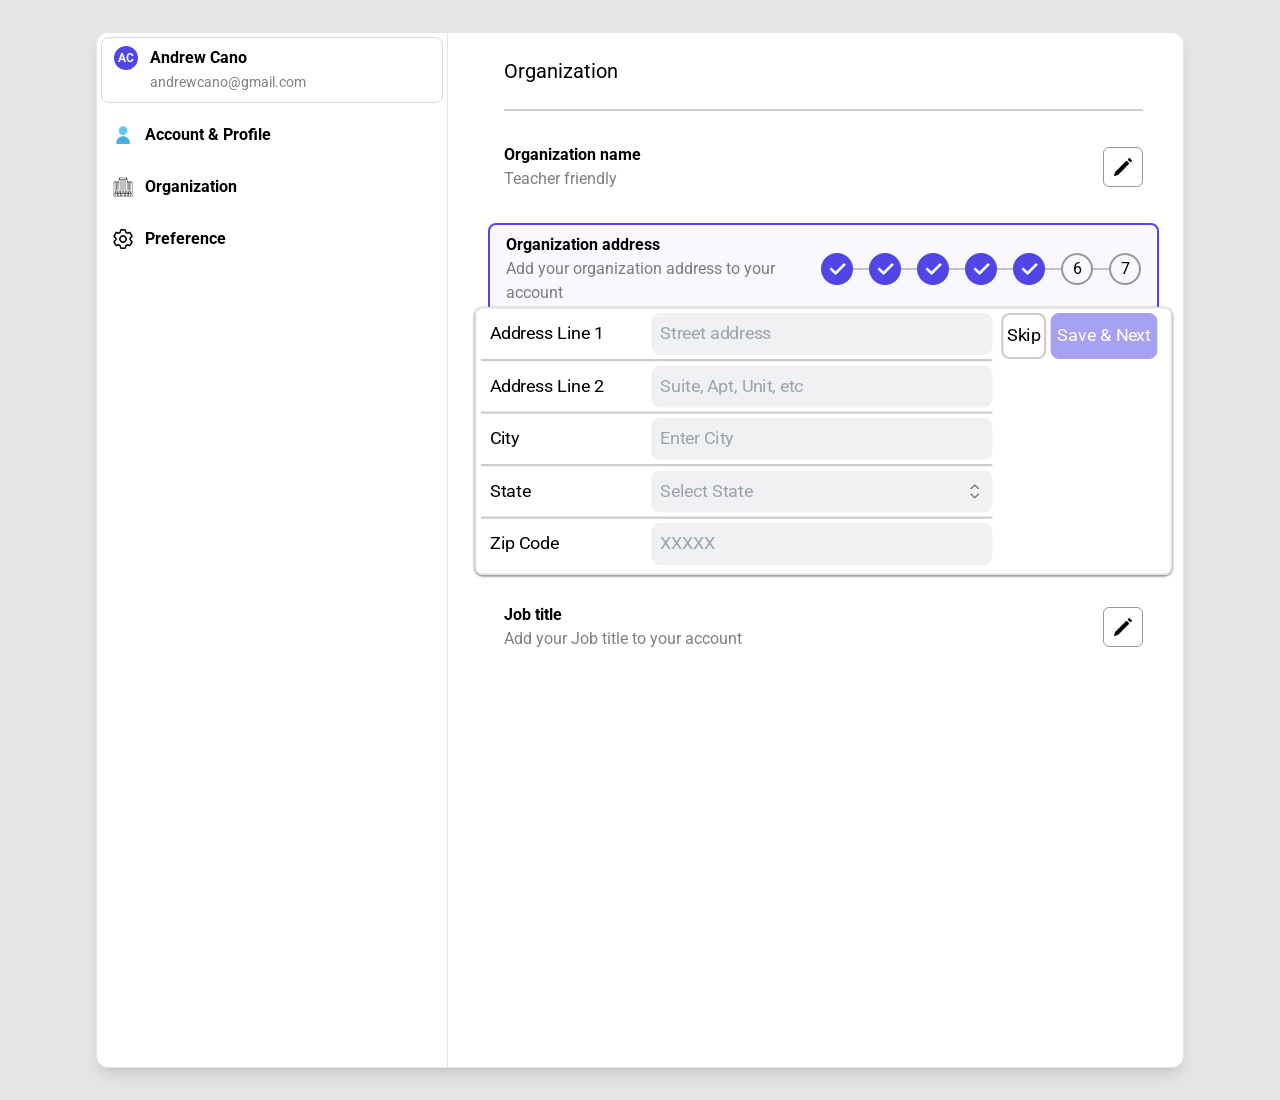
<file: src/organizationAddress.html>
<!DOCTYPE html>
<html>
  <head>
    <meta charset="UTF-8" />
    <meta name="viewport" content="width=device-width, initial-scale=1.0" />
    <link href="./output.css" rel="stylesheet" />
    <title>University Credit Management System</title>
    <link rel="preconnect" href="https://fonts.googleapis.com" />
    <link rel="preconnect" href="https://fonts.gstatic.com" crossorigin />
    <link
      href="https://fonts.googleapis.com/css2?family=Roboto:ital,wght@0,100;0,300;0,400;0,500;0,700;0,900;1,100;1,300;1,400;1,500;1,700;1,900&display=swap"
      rel="stylesheet"
    />
    <link
      href="https://fonts.googleapis.com/css2?family=Poppins:ital,wght@0,100;0,200;0,300;0,400;0,500;0,600;0,700;0,800;0,900;1,100;1,200;1,300;1,400;1,500;1,600;1,700;1,800;1,900&display=swap"
      rel="stylesheet"
    />
    <link
      href="https://db.onlinewebfonts.com/c/e25ed0fa39c44d127ab5ab3e362d8af1?family=Cooper+Lt+BT+Light"
      rel="stylesheet"
    />
    <link rel="icon" type="image/x-icon" href="./images/" />
  </head>
  <body class="bg-black/10">
    <!-- container section -->

    <section class="max-w-6xl mx-auto h-full font-roboto p-8">
      <!-- Account and Profile -->
      <main
        class="bg-white grid grid-cols-12 gap-4 border rounded-xl shadow-lg shadow-black/10"
      >
        <!-- SideBar -->
        <aside class="col-span-4 flex flex-col gap-1 border-r">
          <!-- user photo and email -->
          <div
            class="flex flex-row gap-x-3 border border-borderColor px-3 py-2 rounded-lg m-1"
          >
            <div>
              <p
                class="rounded-full font-bold text-white text-xs p-1 bg-blueColor"
              >
                AC
              </p>
            </div>
            <div>
              <p class="font-bold">Andrew Cano</p>
              <span class="text-sm text-black/50">andrewcano@gmail.com</span>
            </div>
          </div>
          <!-- Account & Profile -->
          <div
            class="flex flex-row items-center gap-3 px-3 py-2 m-1 rounded-lg hover:bg-hoverBg hover:text-blueColor"
          >
            <figure class="w-5 h-5">
              <img src="images/user.png" alt="" />
            </figure>
            <p class="font-bold">Account & Profile</p>
          </div>
          <!-- Organization -->
          <div
            class="flex flex-row items-center gap-3 px-3 py-2 m-1 rounded-lg hover:bg-hoverBg hover:text-blueColor"
          >
            <figure class="w-5 h-5">
              <img src="images/organization.png" alt="" />
            </figure>
            <p class="font-bold">Organization</p>
          </div>
          <!-- Preference -->
          <div
            class="flex flex-row items-center gap-3 px-3 py-2 m-1 rounded-lg hover:bg-hoverBg hover:text-blueColor"
          >
            <figure class="w-5 h-5">
              <img src="images/setting.png" alt="" />
            </figure>
            <p class="font-bold">Preference</p>
          </div>
        </aside>
        <!-- Organization Description section -->
        <section class="col-span-8 flex flex-col gap-8 px-6">
          <!-- Organization  -->
          <div
            class="flex justify-between mx-4 border-b-2 border-b-black/20 py-6"
          >
            <h1 class="font-normal text-xl">Organization</h1>
          </div>
          <!-- Organization name-->
          <div class="flex flex-row justify-between items-center px-4">
            <div class="flex flex-col">
              <p class="font-bold">Organization name</p>
              <span class="text-black/50">Teacher friendly</span>
            </div>
            <!-- edit icon -->
            <button class="w-10 h-10 border border-black/40 rounded-md p-2">
              <img src="images/pen.png" alt="" />
            </button>
          </div>

          <!-- Organization address edit-->

          <div
            class="bg-editBg border-2 border-blueColor rounded-lg flex flex-col px-4"
          >
            <!-- Address -->
            <div class="flex flex-row justify-between items-center py-2">
              <div class="flex flex-col">
                <p class="font-bold">Organization address</p>
                <span class="text-black/50"
                  >Add your organization address to your account</span
                >
              </div>
              <!-- Information Progress section -->
              <div class="flex flex-row">
                <!-- Tikmark icon element -->
                <div class="w-8 h-8 flex items-center justify-center">
                  <img src="images/Tikmarkcheck.png" alt="" />
                </div>
                <!-- dash icon -->
                <figure
                  class="w-4 h-8 flex items-center justify-center opacity-60"
                >
                  <img src="images/CenterlineI.png" alt="" />
                </figure>
                <!-- Tikmark icon element -->
                <div class="w-8 h-8 flex items-center justify-center">
                  <img src="images/Tikmarkcheck.png" alt="" />
                </div>
                <!-- dash icon -->
                <figure
                  class="w-4 h-8 flex items-center justify-center opacity-60"
                >
                  <img src="images/CenterlineI.png" alt="" />
                </figure>
                <!-- Tikmark icon element -->
                <div class="w-8 h-8 flex items-center justify-center">
                  <img src="images/Tikmarkcheck.png" alt="" />
                </div>
                <!-- dash icon -->
                <figure
                  class="w-4 h-8 flex items-center justify-center opacity-60"
                >
                  <img src="images/CenterlineI.png" alt="" />
                </figure>
                <!-- Tikmark icon element -->
                <div class="w-8 h-8 flex items-center justify-center">
                  <img src="images/Tikmarkcheck.png" alt="" />
                </div>
                <!-- dash icon -->
                <figure
                  class="w-4 h-8 flex items-center justify-center opacity-60"
                >
                  <img src="images/CenterlineI.png" alt="" />
                </figure>
                <!-- Tikmark icon element -->
                <div class="w-8 h-8 flex items-center justify-center">
                  <img src="images/Tikmarkcheck.png" alt="" />
                </div>
                <!-- dash icon -->
                <figure
                  class="w-4 h-8 flex items-center justify-center opacity-60"
                >
                  <img src="images/CenterlineI.png" alt="" />
                </figure>
                <!-- numerial element -->
                <div
                  class="w-8 h-8 flex items-center justify-center border-2 border-black/40 hover:border-blueColor hover:bg-hoverBg rounded-full p-1"
                >
                  <p class="">6</p>
                </div>
                <!-- dash icon -->
                <figure
                  class="w-4 h-8 flex items-center justify-center opacity-60"
                >
                  <img src="images/CenterlineI.png" alt="" />
                </figure>
                <!-- numerial element -->
                <div
                  class="w-8 h-8 flex items-center justify-center border-2 border-black/40 hover:border-blueColor hover:bg-hoverBg rounded-full p-1"
                >
                  <p class="">7</p>
                </div>
              </div>
            </div>
            <!--   Edit -->
            <div
              class="border-2 grid grid-cols-12 gap-2 border-1 border-black/10 shadow-sm shadow-black/50 bg-white p-1 rounded-lg scale-x-110 scale-y-105"
            >
              <!-- left input field  -->
              <div class="col-span-9 flex flex-col gap-1">
                <!-- field1 -->
                <div
                  class="grid grid-cols-12 items-center border-b-2 border-b-black/20 pb-1"
                >
                  <label for="" class="col-span-4 pl-2">Address Line 1</label
                  ><input
                    type="text"
                    placeholder="Street address"
                    class="col-span-8 outline-2 outline-blueColor bg-inputFieldBg p-2 rounded-lg"
                  />
                </div>
                <!-- field2 -->
                <div
                  class="grid grid-cols-12 items-center border-b-2 border-b-black/20 pb-1"
                >
                  <label for="" class="col-span-4 pl-2">Address Line 2</label
                  ><input
                    type="text"
                    placeholder="Suite, Apt, Unit, etc"
                    class="col-span-8 outline-2 outline-blueColor bg-inputFieldBg p-2 rounded-lg"
                  />
                </div>
                <!-- field3 -->
                <div
                  class="grid grid-cols-12 items-center border-b-2 border-b-black/20 pb-1"
                >
                  <label for="" class="col-span-4 pl-2">City</label
                  ><input
                    type="text"
                    placeholder="Enter City"
                    class="col-span-8 outline-2 outline-blueColor bg-inputFieldBg p-2 rounded-lg"
                  />
                </div>
                <!-- field4 -->
                <div
                  class="grid grid-cols-12 items-center border-b-2 border-b-black/20 pb-1 relative"
                >
                  <label for="" class="col-span-4 pl-2">State</label>

                  <input
                    type="text"
                    placeholder="Select State"
                    class="col-span-8 outline-2 outline-blueColor bg-inputFieldBg p-2 rounded-lg"
                  />

                  <img
                    src="images/option.png"
                    alt=""
                    class="w-4 h-4 absolute right-2 top-3 opacity-50 cursor-pointer"
                  />
                </div>
                <!-- field5 -->
                <div class="grid grid-cols-12 items-center pb-1">
                  <label for="" class="col-span-4 pl-2">Zip Code</label
                  ><input
                    type="text"
                    placeholder="XXXXX"
                    class="col-span-8 outline-2 outline-blueColor bg-inputFieldBg p-2 rounded-lg"
                  />
                </div>
              </div>
              <!-- right button field -->
              <div class="col-span-3 flex flex-row gap-1 items-start">
                <button
                  class="border-2 border-black/20 rounded-lg px-[3px] py-2"
                >
                  Skip
                </button>
                <button
                  class="border-2 border-blueColor bg-blueColor text-white rounded-lg px-1 py-2 opacity-50"
                >
                  Save & Next
                </button>
              </div>
            </div>
          </div>

          <!-- Job title-->
          <div class="flex flex-row justify-between items-center px-4">
            <div class="flex flex-col">
              <p class="font-bold">Job title</p>
              <span class="text-black/50">
                Add your Job title to your account</span
              >
            </div>
            <!-- edit icon -->
            <button class="w-10 h-10 border border-black/40 rounded-md p-2">
              <img src="images/pen.png" alt="" />
            </button>
          </div>
          <div class="pb-96"></div>
        </section>
      </main>
    </section>
  </body>
</html>

<!-- https://github.com/Md-Zihadur-Rahaman/University-Credit-Managemet-System -->
</file>
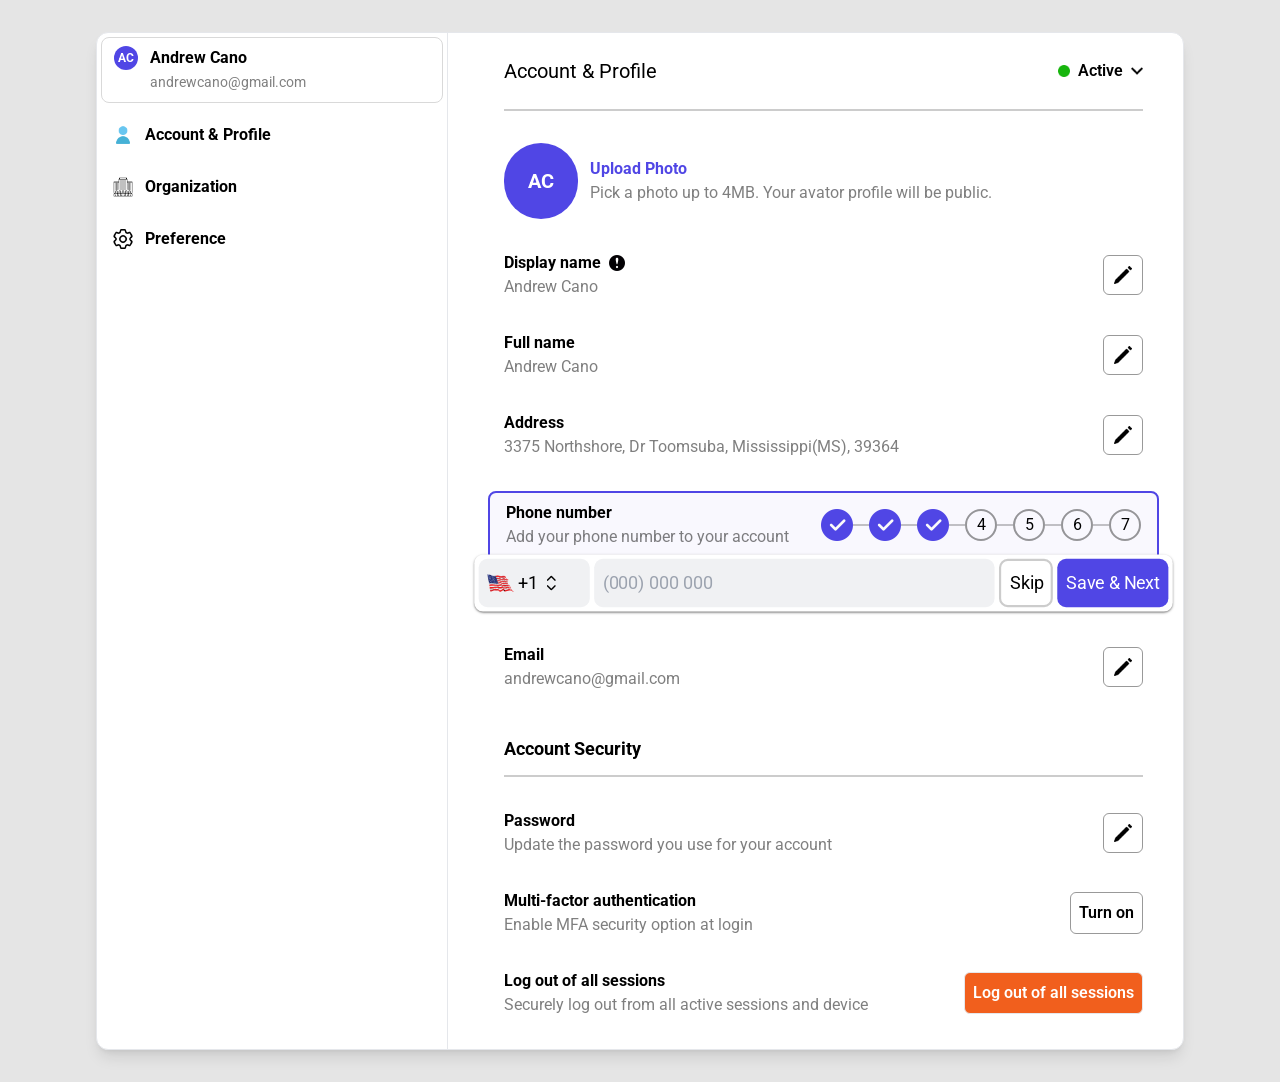
<file: src/phoneNumber.html>
<!DOCTYPE html>
<html>
  <head>
    <meta charset="UTF-8" />
    <meta name="viewport" content="width=device-width, initial-scale=1.0" />
    <link href="./output.css" rel="stylesheet" />
    <title>University Credit Management System</title>
    <link rel="preconnect" href="https://fonts.googleapis.com" />
    <link rel="preconnect" href="https://fonts.gstatic.com" crossorigin />
    <link
      href="https://fonts.googleapis.com/css2?family=Roboto:ital,wght@0,100;0,300;0,400;0,500;0,700;0,900;1,100;1,300;1,400;1,500;1,700;1,900&display=swap"
      rel="stylesheet"
    />
    <link
      href="https://fonts.googleapis.com/css2?family=Poppins:ital,wght@0,100;0,200;0,300;0,400;0,500;0,600;0,700;0,800;0,900;1,100;1,200;1,300;1,400;1,500;1,600;1,700;1,800;1,900&display=swap"
      rel="stylesheet"
    />
    <link
      href="https://db.onlinewebfonts.com/c/e25ed0fa39c44d127ab5ab3e362d8af1?family=Cooper+Lt+BT+Light"
      rel="stylesheet"
    />
    <link rel="icon" type="image/x-icon" href="./images/" />
  </head>
  <body class="bg-black/10">
    <!-- container section -->

    <section class="max-w-6xl mx-auto font-roboto p-8">
      <!-- Account and Profile -->
      <main
        class="bg-white grid grid-cols-12 gap-4 border rounded-xl shadow-lg shadow-black/10"
      >
        <!-- SideBar -->
        <aside class="col-span-4 flex flex-col gap-1 border-r">
          <!-- user photo and email -->
          <div
            class="flex flex-row gap-x-3 border border-borderColor px-3 py-2 rounded-lg m-1"
          >
            <div>
              <p
                class="rounded-full font-bold text-white text-xs p-1 bg-blueColor"
              >
                AC
              </p>
            </div>
            <div>
              <p class="font-bold">Andrew Cano</p>
              <span class="text-sm text-black/50">andrewcano@gmail.com</span>
            </div>
          </div>
          <!-- Account & Profile -->
          <div
            class="flex flex-row items-center gap-3 px-3 py-2 m-1 rounded-lg hover:bg-hoverBg hover:text-blueColor"
          >
            <figure class="w-5 h-5">
              <img src="images/user.png" alt="" />
            </figure>
            <p class="font-bold">Account & Profile</p>
          </div>
          <!-- Organization -->
          <div
            class="flex flex-row items-center gap-3 px-3 py-2 m-1 rounded-lg hover:bg-hoverBg hover:text-blueColor"
          >
            <figure class="w-5 h-5">
              <img src="images/organization.png" alt="" />
            </figure>
            <p class="font-bold">Organization</p>
          </div>
          <!-- Preference -->
          <div
            class="flex flex-row items-center gap-3 px-3 py-2 m-1 rounded-lg hover:bg-hoverBg hover:text-blueColor"
          >
            <figure class="w-5 h-5">
              <img src="images/setting.png" alt="" />
            </figure>
            <p class="font-bold">Preference</p>
          </div>
        </aside>
        <!-- Description section -->
        <section class="col-span-8 flex flex-col gap-8 px-6">
          <!-- Account & Profile and active -->
          <div
            class="flex justify-between mx-4 border-b-2 border-b-black/20 py-6"
          >
            <h1 class="font-normal text-xl">Account & Profile</h1>
            <div class="flex flex-row items-center gap-2">
              <!-- green icon -->
              <figure class="w-3 h-3">
                <img src="images/online.png" alt="" />
              </figure>
              <p class="font-semibold">Active</p>
              <figure class="w-3 h-3">
                <img src="images/expand-button.png" alt="" />
              </figure>
            </div>
          </div>
          <!-- Upload Photo -->
          <div class="flex flex-row items-center gap-3 px-4">
            <p
              class="rounded-full font-bold text-white text-xl p-6 bg-blueColor"
            >
              AC
            </p>
            <div>
              <p class="font-bold text-blueColor">Upload Photo</p>
              <span class="text-black/50"
                >Pick a photo up to 4MB. Your avator profile will be
                public.</span
              >
            </div>
          </div>
          <!-- Display Name -->
          <div class="flex flex-row justify-between items-center px-4">
            <div class="flex flex-col">
              <div class="flex flex-row items-center gap-2">
                <p class="font-bold">Display name</p>
                <figure class="w-4 h-4">
                  <img src="images/exclamation.png" alt="" />
                </figure>
              </div>
              <span class="text-black/50">Andrew Cano</span>
            </div>
            <!-- edit icon -->
            <button class="w-10 h-10 border border-black/40 rounded-md p-2">
              <img src="images/pen.png" alt="" />
            </button>
          </div>

          <!-- Full name-->
          <div class="flex flex-row justify-between items-center px-4">
            <div class="flex flex-col">
              <p class="font-bold">Full name</p>
              <span class="text-black/50">Andrew Cano</span>
            </div>
            <!-- edit icon -->
            <button class="w-10 h-10 border border-black/40 rounded-md p-2">
              <img src="images/pen.png" alt="" />
            </button>
          </div>
          <!-- Address-->
          <div class="flex flex-row justify-between items-center px-4">
            <div class="flex flex-col">
              <p class="font-bold">Address</p>
              <span class="text-black/50"
                >3375 Northshore, Dr Toomsuba, Mississippi(MS), 39364</span
              >
            </div>
            <!-- edit icon -->
            <button class="w-10 h-10 border border-black/40 rounded-md p-2">
              <img src="images/pen.png" alt="" />
            </button>
          </div>

          <!-- Phone number Edit -->
          <div
            class="bg-editBg border-2 border-blueColor rounded-lg flex flex-col px-4"
          >
            <!-- Phone number -->
            <div class="flex flex-row justify-between items-center py-2">
              <div class="flex flex-col">
                <p class="font-bold">Phone number</p>
                <span class="text-black/50"
                  >Add your phone number to your account</span
                >
              </div>
              <!-- Information Progress section -->
              <div class="flex flex-row">
                <!-- Tikmark icon element -->
                <div class="w-8 h-8 flex items-center justify-center">
                  <img src="images/Tikmarkcheck.png" alt="" />
                </div>
                <!-- dash icon -->
                <figure
                  class="w-4 h-8 flex items-center justify-center opacity-60"
                >
                  <img src="images/CenterlineI.png" alt="" />
                </figure>
                <!-- Tikmark icon element -->
                <div class="w-8 h-8 flex items-center justify-center">
                  <img src="images/Tikmarkcheck.png" alt="" />
                </div>
                <!-- dash icon -->
                <figure
                  class="w-4 h-8 flex items-center justify-center opacity-60"
                >
                  <img src="images/CenterlineI.png" alt="" />
                </figure>
                <!-- Tikmark icon element -->
                <div class="w-8 h-8 flex items-center justify-center">
                  <img src="images/Tikmarkcheck.png" alt="" />
                </div>
                <!-- dash icon -->
                <figure
                  class="w-4 h-8 flex items-center justify-center opacity-60"
                >
                  <img src="images/CenterlineI.png" alt="" />
                </figure>
                <!-- numerial element -->
                <div
                  class="w-8 h-8 flex items-center justify-center border-2 border-black/40 hover:border-blueColor hover:bg-hoverBg rounded-full p-1"
                >
                  <p class="">4</p>
                </div>
                <!-- dash icon -->
                <figure
                  class="w-4 h-8 flex items-center justify-center opacity-60"
                >
                  <img src="images/CenterlineI.png" alt="" />
                </figure>
                <!-- numerial element -->
                <div
                  class="w-8 h-8 flex items-center justify-center border-2 border-black/40 hover:border-blueColor hover:bg-hoverBg rounded-full p-1"
                >
                  <p class="">5</p>
                </div>
                <!-- dash icon -->
                <figure
                  class="w-4 h-8 flex items-center justify-center opacity-60"
                >
                  <img src="images/CenterlineI.png" alt="" />
                </figure>
                <!-- numerial element -->
                <div
                  class="w-8 h-8 flex items-center justify-center border-2 border-black/40 hover:border-blueColor hover:bg-hoverBg rounded-full p-1"
                >
                  <p class="">6</p>
                </div>
                <!-- dash icon -->
                <figure
                  class="w-4 h-8 flex items-center justify-center opacity-60"
                >
                  <img src="images/CenterlineI.png" alt="" />
                </figure>
                <!-- numerial element -->
                <div
                  class="w-8 h-8 flex items-center justify-center border-2 border-black/40 hover:border-blueColor hover:bg-hoverBg rounded-full p-1"
                >
                  <p class="">7</p>
                </div>
              </div>
            </div>
            <!--   Edit -->
            <div
              class="grid grid-cols-12 gap-1 border-1 border-black shadow-sm shadow-black/50 bg-white p-1 rounded-lg scale-110"
            >
              <!-- Country Code -->
              <div
                class="col-span-2 p-2 flex flex-row items-center gap-1 bg-inputFieldBg rounded-lg"
              >
                <figure>
                  <img src="images/flag.png" alt="" class="w-6 h-4" />
                </figure>
                <p>+1</p>
                <figure>
                  <img src="images/option.png" alt="" class="w-4 h-4" />
                </figure>
              </div>
              <input
                type="text"
                placeholder="(000) 000 000"
                class="col-span-7 outline-2 bg-inputFieldBg outline-blueColor p-2 rounded-lg"
              />
              <button
                class="col-span-1 border-2 border-black/20 rounded-lg p-2"
              >
                Skip
              </button>
              <button class="col-span-2 bg-blueColor text-white rounded-lg p-2">
                Save & Next
              </button>
            </div>
          </div>
          <!-- Email -->
          <div class="flex flex-row justify-between items-center px-4">
            <div class="flex flex-col">
              <p class="font-bold">Email</p>
              <span class="text-black/50">andrewcano@gmail.com</span>
            </div>
            <!-- edit icon -->
            <button class="w-10 h-10 border border-black/40 rounded-md p-2">
              <img src="images/pen.png" alt="" />
            </button>
          </div>
          <!-- Account Security -->
          <div
            class="flex justify-between mx-4 border-b-2 border-b-black/20 py-3"
          >
            <h1 class="font-bold text-lg">Account Security</h1>
          </div>
          <!-- Password -->
          <div class="flex flex-row justify-between items-center px-4">
            <div class="flex flex-col">
              <p class="font-bold">Password</p>
              <span class="text-black/50"
                >Update the password you use for your account</span
              >
            </div>
            <!-- edit icon -->
            <button class="w-10 h-10 border border-black/40 rounded-md p-2">
              <img src="images/pen.png" alt="" />
            </button>
          </div>
          <!-- Multi-factor authentication-->
          <div class="flex flex-row justify-between items-center px-4">
            <div class="flex flex-col">
              <p class="font-bold">Multi-factor authentication</p>
              <span class="text-black/50"
                >Enable MFA security option at login</span
              >
            </div>
            <!-- Turn on button -->
            <button class="border border-black/40 rounded-md p-2 font-semibold">
              Turn on
            </button>
          </div>
          <!-- Log out of all sessions-->
          <div class="flex flex-row justify-between items-center px-4 pb-8">
            <div class="flex flex-col">
              <p class="font-bold">Log out of all sessions</p>
              <span class="text-black/50"
                >Securely log out from all active sessions and device</span
              >
            </div>
            <!-- Log out of all sessions button -->
            <button
              class="border rounded-md bg-buttonBgColor text-white p-2 font-semibold"
            >
              Log out of all sessions
            </button>
          </div>
        </section>
      </main>
    </section>
  </body>
</html>

<!-- https://github.com/Md-Zihadur-Rahaman/University-Credit-Managemet-System -->
</file>
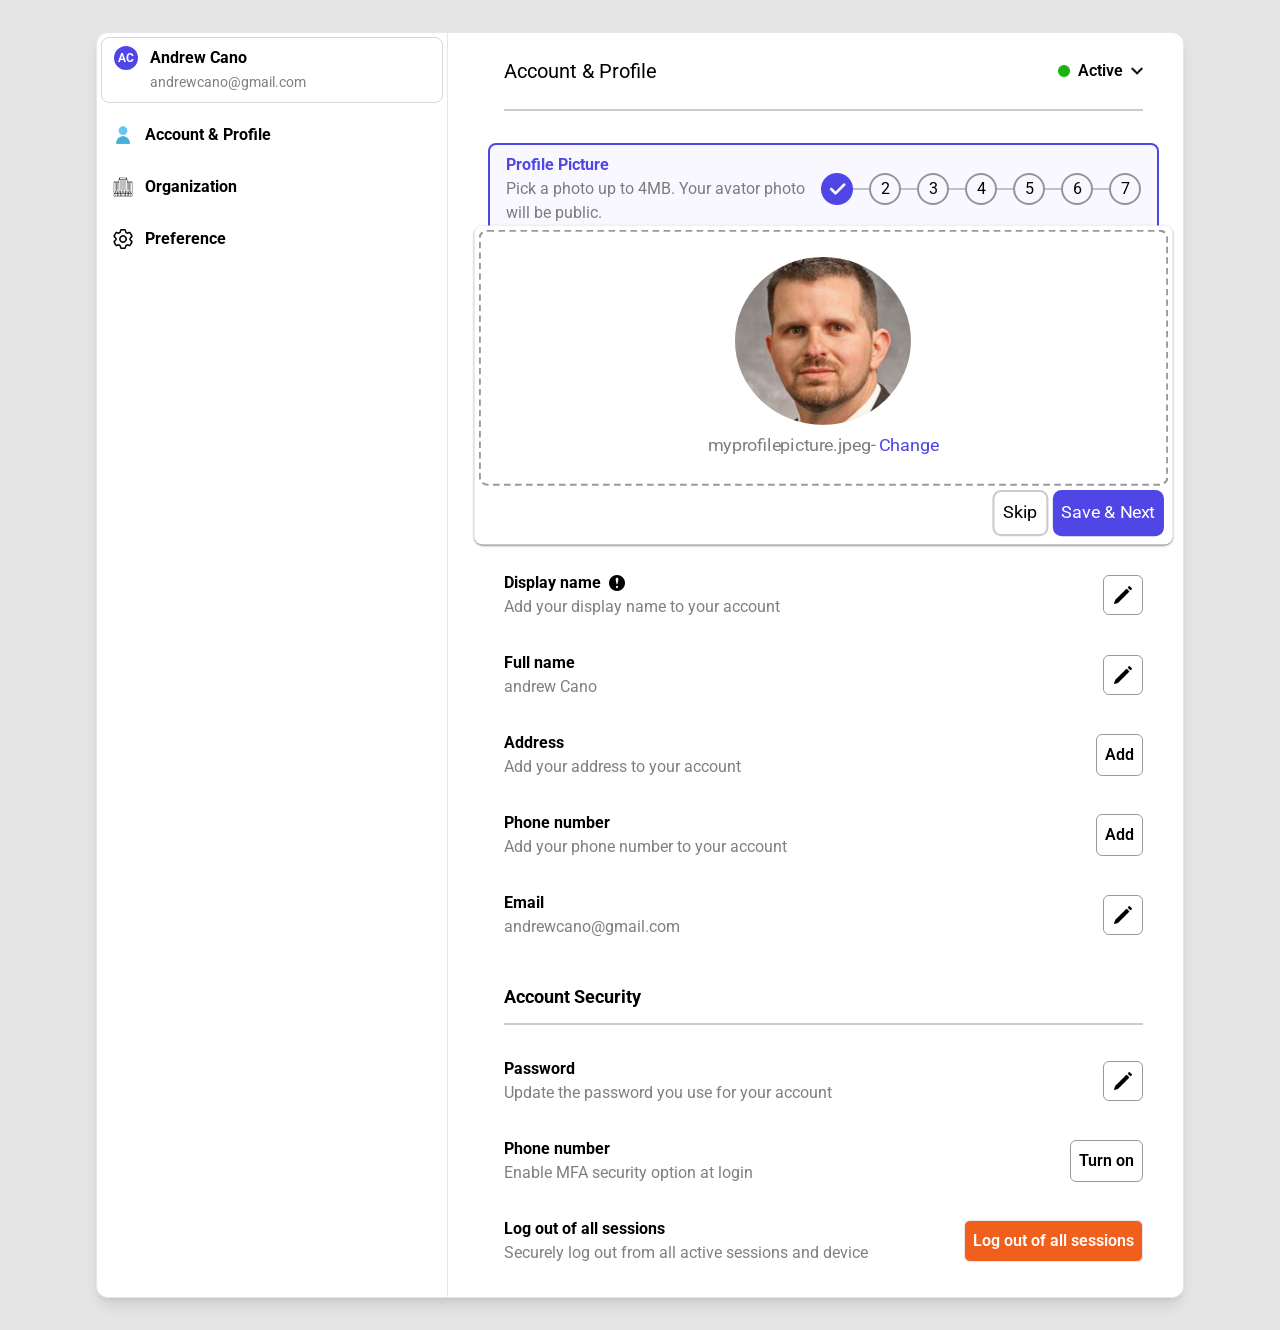
<file: src/profilePicture.html>
<!DOCTYPE html>
<html>
  <head>
    <meta charset="UTF-8" />
    <meta name="viewport" content="width=device-width, initial-scale=1.0" />
    <link href="./output.css" rel="stylesheet" />
    <title>University Credit Management System</title>
    <link rel="preconnect" href="https://fonts.googleapis.com" />
    <link rel="preconnect" href="https://fonts.gstatic.com" crossorigin />
    <link
      href="https://fonts.googleapis.com/css2?family=Roboto:ital,wght@0,100;0,300;0,400;0,500;0,700;0,900;1,100;1,300;1,400;1,500;1,700;1,900&display=swap"
      rel="stylesheet"
    />
    <link
      href="https://fonts.googleapis.com/css2?family=Poppins:ital,wght@0,100;0,200;0,300;0,400;0,500;0,600;0,700;0,800;0,900;1,100;1,200;1,300;1,400;1,500;1,600;1,700;1,800;1,900&display=swap"
      rel="stylesheet"
    />
    <link
      href="https://db.onlinewebfonts.com/c/e25ed0fa39c44d127ab5ab3e362d8af1?family=Cooper+Lt+BT+Light"
      rel="stylesheet"
    />
    <link rel="icon" type="image/x-icon" href="./images/" />
  </head>
  <body class="bg-black/10">
    <!-- container section -->

    <section class="max-w-6xl mx-auto font-roboto p-8">
      <!-- Account and Profile -->
      <main
        class="bg-white grid grid-cols-12 gap-4 border rounded-xl shadow-lg shadow-black/10"
      >
        <!-- SideBar -->
        <aside class="col-span-4 flex flex-col gap-1 border-r">
          <!-- user photo and email -->
          <div
            class="flex flex-row gap-x-3 border border-borderColor px-3 py-2 rounded-lg m-1"
          >
            <div>
              <p
                class="rounded-full font-bold text-white text-xs p-1 bg-blueColor"
              >
                AC
              </p>
            </div>
            <div>
              <p class="font-bold">Andrew Cano</p>
              <span class="text-sm text-black/50">andrewcano@gmail.com</span>
            </div>
          </div>
          <!-- Account & Profile -->
          <div
            class="flex flex-row items-center gap-3 px-3 py-2 m-1 rounded-lg hover:bg-hoverBg hover:text-blueColor"
          >
            <figure class="w-5 h-5">
              <img src="images/user.png" alt="" />
            </figure>
            <a href="Account&Profile.html" class="font-bold"
              >Account & Profile</a
            >
          </div>
          <!-- Organization -->
          <div
            class="flex flex-row items-center gap-3 px-3 py-2 m-1 rounded-lg hover:bg-hoverBg hover:text-blueColor"
          >
            <figure class="w-5 h-5">
              <img src="images/organization.png" alt="" />
            </figure>
            <a href="organization.html" class="font-bold">Organization</a>
          </div>
          <!-- Preference -->
          <div
            class="flex flex-row items-center gap-3 px-3 py-2 m-1 rounded-lg hover:bg-hoverBg hover:text-blueColor"
          >
            <figure class="w-5 h-5">
              <img src="images/setting.png" alt="" />
            </figure>
            <p class="font-bold">Preference</p>
          </div>
        </aside>
        <!-- Description section -->
        <section class="col-span-8 flex flex-col gap-8 px-6">
          <!-- Account & Profile and active -->
          <div
            class="flex justify-between mx-4 border-b-2 border-b-black/20 py-6"
          >
            <h1 class="font-normal text-xl">Account & Profile</h1>
            <div class="flex flex-row items-center gap-2">
              <!-- green icon -->
              <figure class="w-3 h-3">
                <img src="images/online.png" alt="" />
              </figure>
              <p class="font-semibold">Active</p>
              <figure class="w-3 h-3">
                <img src="images/expand-button.png" alt="" />
              </figure>
            </div>
          </div>
          <!-- Profile Picture Edit -->
          <div
            class="bg-editBg border-2 border-blueColor rounded-lg flex flex-col px-4"
          >
            <!-- Profile Picture -->
            <div class="flex flex-row justify-between items-center gap-2 py-2">
              <div>
                <p class="font-bold text-blueColor">Profile Picture</p>
                <span class="text-black/50"
                  >Pick a photo up to 4MB. Your avator photo will be
                  public.</span
                >
              </div>
              <!-- Information Progress section -->
              <div class="flex flex-row">
                <!-- Tikmark icon element -->
                <div class="w-8 h-8 flex items-center justify-center">
                  <img src="images/Tikmarkcheck.png" alt="" />
                </div>
                <!-- dash icon -->
                <figure
                  class="w-4 h-8 flex items-center justify-center opacity-60"
                >
                  <img src="images/CenterlineI.png" alt="" />
                </figure>
                <!-- numerial element -->
                <div
                  class="w-8 h-8 flex items-center justify-center border-2 border-black/40 hover:border-blueColor hover:bg-hoverBg rounded-full p-1"
                >
                  <p class="">2</p>
                </div>
                <!-- dash icon -->
                <figure
                  class="w-4 h-8 flex items-center justify-center opacity-60"
                >
                  <img src="images/CenterlineI.png" alt="" />
                </figure>
                <!-- numerial element -->
                <div
                  class="w-8 h-8 flex items-center justify-center border-2 border-black/40 hover:border-blueColor hover:bg-hoverBg rounded-full p-1"
                >
                  <p class="">3</p>
                </div>
                <!-- dash icon -->
                <figure
                  class="w-4 h-8 flex items-center justify-center opacity-60"
                >
                  <img src="images/CenterlineI.png" alt="" />
                </figure>
                <!-- numerial element -->
                <div
                  class="w-8 h-8 flex items-center justify-center border-2 border-black/40 hover:border-blueColor hover:bg-hoverBg rounded-full p-1"
                >
                  <p class="">4</p>
                </div>
                <!-- dash icon -->
                <figure
                  class="w-4 h-8 flex items-center justify-center opacity-60"
                >
                  <img src="images/CenterlineI.png" alt="" />
                </figure>
                <!-- numerial element -->
                <div
                  class="w-8 h-8 flex items-center justify-center border-2 border-black/40 hover:border-blueColor hover:bg-hoverBg rounded-full p-1"
                >
                  <p class="">5</p>
                </div>
                <!-- dash icon -->
                <figure
                  class="w-4 h-8 flex items-center justify-center opacity-60"
                >
                  <img src="images/CenterlineI.png" alt="" />
                </figure>
                <!-- numerial element -->
                <div
                  class="w-8 h-8 flex items-center justify-center border-2 border-black/40 hover:border-blueColor hover:bg-hoverBg rounded-full p-1"
                >
                  <p class="">6</p>
                </div>
                <!-- dash icon -->
                <figure
                  class="w-4 h-8 flex items-center justify-center opacity-60"
                >
                  <img src="images/CenterlineI.png" alt="" />
                </figure>
                <!-- numerial element -->
                <div
                  class="w-8 h-8 flex items-center justify-center border-2 border-black/40 hover:border-blueColor hover:bg-hoverBg rounded-full p-1"
                >
                  <p class="">7</p>
                </div>
              </div>
            </div>
            <!--   Profile Picture Edit -->
            <div
              class="border-1 border-black shadow-sm shadow-black/50 bg-white p-1 rounded-lg scale-x-110 scale-y-105"
            >
              <!-- upload photo section -->
              <div
                class="flex flex-col gap-2 items-center justify-center border-2 border-black/40 border-dashed rounded-lg py-6"
              >
                <figure class="">
                  <img
                    src="images/AndrewCano.jpg"
                    alt=""
                    class="rounded-full w-40 h-40"
                  />
                </figure>
                <p class="text-black/50">
                  myprofilepicture.jpeg-
                  <span class="text-blueColor">Change</span>
                </p>
              </div>
              <!-- button section -->
              <div class="flex justify-end gap-1 p-1">
                <button class="border-2 border-black/20 rounded-lg p-2">
                  Skip</button
                ><button class="bg-blueColor text-white rounded-lg p-2">
                  Save & Next
                </button>
              </div>
            </div>
          </div>
          <!-- Display Name -->
          <div class="flex flex-row justify-between items-center px-4">
            <div class="flex flex-col">
              <div class="flex flex-row items-center gap-2">
                <p class="font-bold">Display name</p>
                <figure class="w-4 h-4">
                  <img src="images/exclamation.png" alt="" />
                </figure>
              </div>
              <span class="text-black/50"
                >Add your display name to your account</span
              >
            </div>
            <!-- edit icon -->
            <button class="w-10 h-10 border border-black/40 rounded-md p-2">
              <img src="images/pen.png" alt="" />
            </button>
          </div>

          <!-- Full name-->
          <div class="flex flex-row justify-between items-center px-4">
            <div class="flex flex-col">
              <p class="font-bold">Full name</p>
              <span class="text-black/50">andrew Cano</span>
            </div>
            <!-- edit icon -->
            <button class="w-10 h-10 border border-black/40 rounded-md p-2">
              <img src="images/pen.png" alt="" />
            </button>
          </div>
          <!-- Address-->
          <div class="flex flex-row justify-between items-center px-4">
            <div class="flex flex-col">
              <p class="font-bold">Address</p>
              <span class="text-black/50"
                >Add your address to your account</span
              >
            </div>
            <!-- Add button -->
            <button class="border border-black/40 rounded-md p-2 font-semibold">
              Add
            </button>
          </div>

          <!-- Phone number-->
          <div class="flex flex-row justify-between items-center px-4">
            <div class="flex flex-col">
              <p class="font-bold">Phone number</p>
              <span class="text-black/50"
                >Add your phone number to your account</span
              >
            </div>
            <!-- Add button -->
            <button class="border border-black/40 rounded-md p-2 font-semibold">
              Add
            </button>
          </div>
          <!-- Email -->
          <div class="flex flex-row justify-between items-center px-4">
            <div class="flex flex-col">
              <p class="font-bold">Email</p>
              <span class="text-black/50">andrewcano@gmail.com</span>
            </div>
            <!-- edit icon -->
            <button class="w-10 h-10 border border-black/40 rounded-md p-2">
              <img src="images/pen.png" alt="" />
            </button>
          </div>
          <!-- Account Security -->
          <div
            class="flex justify-between mx-4 border-b-2 border-b-black/20 py-3"
          >
            <h1 class="font-bold text-lg">Account Security</h1>
          </div>
          <!-- Password -->
          <div class="flex flex-row justify-between items-center px-4">
            <div class="flex flex-col">
              <p class="font-bold">Password</p>
              <span class="text-black/50"
                >Update the password you use for your account</span
              >
            </div>
            <!-- edit icon -->
            <button class="w-10 h-10 border border-black/40 rounded-md p-2">
              <img src="images/pen.png" alt="" />
            </button>
          </div>
          <!-- Multi-factor authentication-->
          <div class="flex flex-row justify-between items-center px-4">
            <div class="flex flex-col">
              <p class="font-bold">Phone number</p>
              <span class="text-black/50"
                >Enable MFA security option at login</span
              >
            </div>
            <!-- Turn on button -->
            <button class="border border-black/40 rounded-md p-2 font-semibold">
              Turn on
            </button>
          </div>
          <!-- Log out of all sessions-->
          <div class="flex flex-row justify-between items-center px-4 pb-8">
            <div class="flex flex-col">
              <p class="font-bold">Log out of all sessions</p>
              <span class="text-black/50"
                >Securely log out from all active sessions and device</span
              >
            </div>
            <!-- Log out of all sessions button -->
            <button
              class="border rounded-md bg-buttonBgColor text-white p-2 font-semibold"
            >
              Log out of all sessions
            </button>
          </div>
        </section>
      </main>
    </section>
  </body>
</html>

<!-- https://github.com/Md-Zihadur-Rahaman/University-Credit-Managemet-System -->
</file>
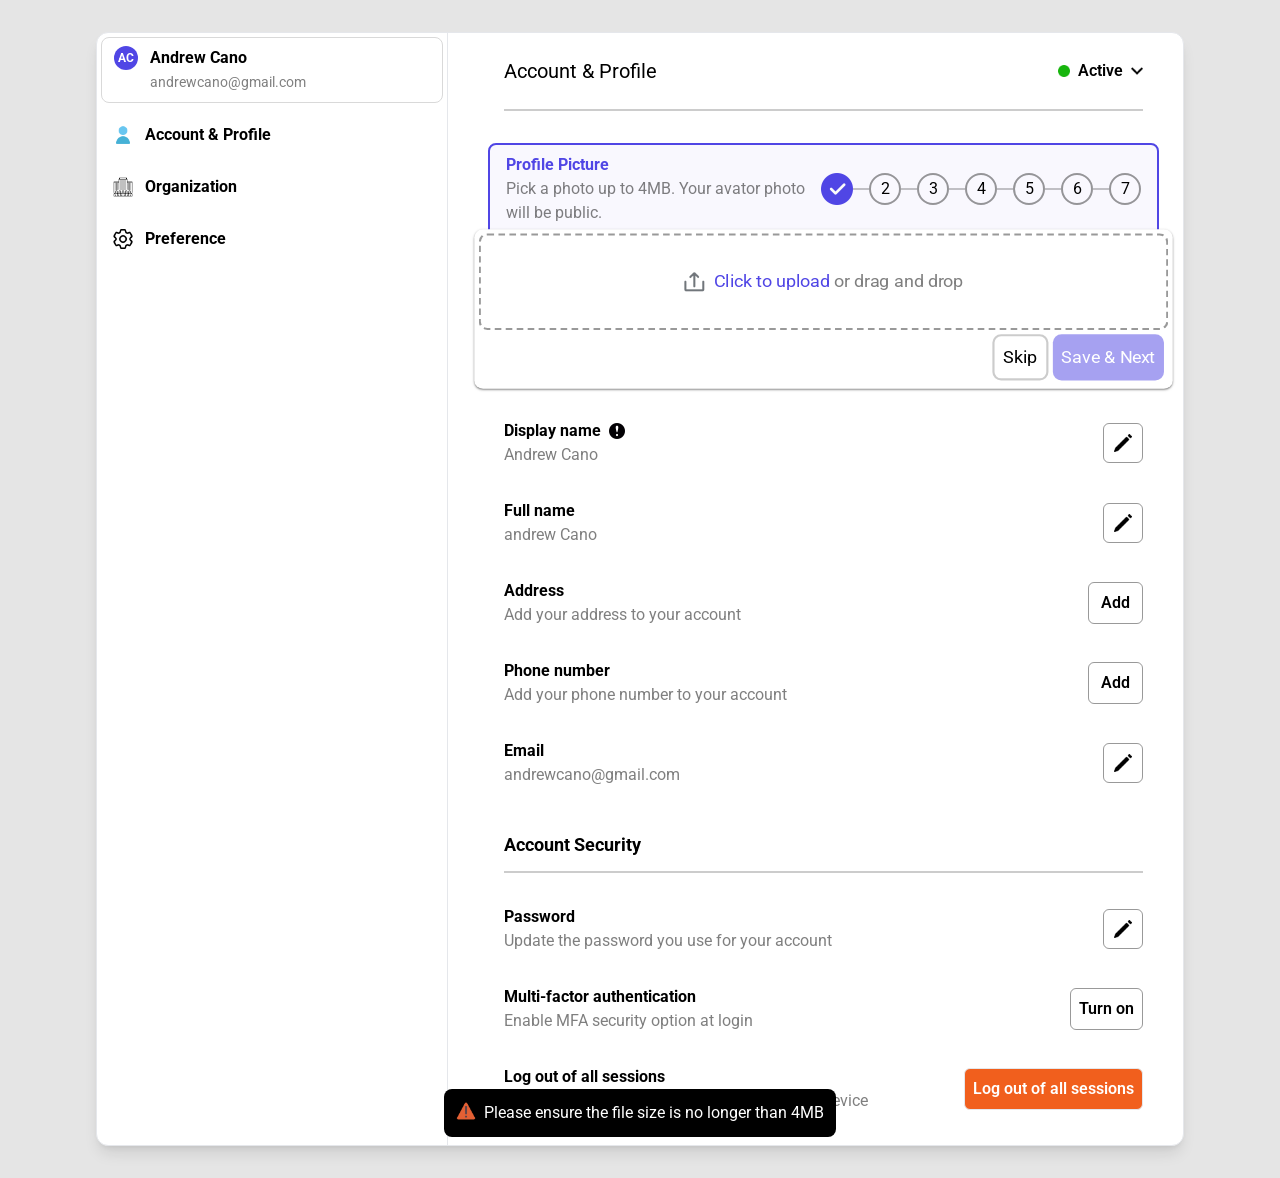
<file: src/profilePictureDrag&Drop.html>
<!DOCTYPE html>
<html>
  <head>
    <meta charset="UTF-8" />
    <meta name="viewport" content="width=device-width, initial-scale=1.0" />
    <link href="./output.css" rel="stylesheet" />
    <title>University Credit Management System</title>
    <link rel="preconnect" href="https://fonts.googleapis.com" />
    <link rel="preconnect" href="https://fonts.gstatic.com" crossorigin />
    <link
      href="https://fonts.googleapis.com/css2?family=Roboto:ital,wght@0,100;0,300;0,400;0,500;0,700;0,900;1,100;1,300;1,400;1,500;1,700;1,900&display=swap"
      rel="stylesheet"
    />
    <link
      href="https://fonts.googleapis.com/css2?family=Poppins:ital,wght@0,100;0,200;0,300;0,400;0,500;0,600;0,700;0,800;0,900;1,100;1,200;1,300;1,400;1,500;1,600;1,700;1,800;1,900&display=swap"
      rel="stylesheet"
    />
    <link
      href="https://db.onlinewebfonts.com/c/e25ed0fa39c44d127ab5ab3e362d8af1?family=Cooper+Lt+BT+Light"
      rel="stylesheet"
    />
    <link rel="icon" type="image/x-icon" href="./images/" />
  </head>
  <body class="bg-black/10">
    <!-- container section -->

    <section class="max-w-6xl mx-auto font-roboto p-8">
      <!-- Account and Profile -->
      <main
        class="bg-white grid grid-cols-12 gap-4 border rounded-xl shadow-lg shadow-black/10 relative"
      >
        <!-- SideBar -->
        <aside class="col-span-4 flex flex-col gap-1 border-r">
          <!-- user photo and email -->
          <div
            class="flex flex-row gap-x-3 border border-borderColor px-3 py-2 rounded-lg m-1"
          >
            <div>
              <p
                class="rounded-full font-bold text-white text-xs p-1 bg-blueColor"
              >
                AC
              </p>
            </div>
            <div>
              <p class="font-bold">Andrew Cano</p>
              <span class="text-sm text-black/50">andrewcano@gmail.com</span>
            </div>
          </div>
          <!-- Account & Profile -->
          <div
            class="flex flex-row items-center gap-3 px-3 py-2 m-1 rounded-lg hover:bg-hoverBg hover:text-blueColor"
          >
            <figure class="w-5 h-5">
              <img src="images/user.png" alt="" />
            </figure>
            <a href="Account&Profile.html" class="font-bold"
              >Account & Profile</a
            >
          </div>
          <!-- Organization -->
          <div
            class="flex flex-row items-center gap-3 px-3 py-2 m-1 rounded-lg hover:bg-hoverBg hover:text-blueColor"
          >
            <figure class="w-5 h-5">
              <img src="images/organization.png" alt="" />
            </figure>
            <a href="organization.html" class="font-bold">Organization</a>
          </div>
          <!-- Preference -->
          <div
            class="flex flex-row items-center gap-3 px-3 py-2 m-1 rounded-lg hover:bg-hoverBg hover:text-blueColor"
          >
            <figure class="w-5 h-5">
              <img src="images/setting.png" alt="" />
            </figure>
            <p class="font-bold">Preference</p>
          </div>
        </aside>
        <!-- Description section -->
        <section class="col-span-8 flex flex-col gap-8 px-6">
          <!-- Account & Profile and active -->
          <div
            class="flex justify-between mx-4 border-b-2 border-b-black/20 py-6"
          >
            <h1 class="font-normal text-xl">Account & Profile</h1>
            <div class="flex flex-row items-center gap-2">
              <!-- green icon -->
              <figure class="w-3 h-3">
                <img src="images/online.png" alt="" />
              </figure>
              <p class="font-semibold">Active</p>
              <figure class="w-3 h-3">
                <img src="images/expand-button.png" alt="" />
              </figure>
            </div>
          </div>
          <!-- Profile Picture Edit -->
          <div
            class="bg-editBg border-2 border-blueColor rounded-lg flex flex-col px-4"
          >
            <!-- Profile Picture -->
            <div class="flex flex-row justify-between items-center gap-2 py-2">
              <div>
                <p class="font-bold text-blueColor">Profile Picture</p>
                <span class="text-black/50"
                  >Pick a photo up to 4MB. Your avator photo will be
                  public.</span
                >
              </div>
              <!-- Information Progress section -->
              <div class="flex flex-row">
                <!-- Tikmark icon element -->
                <div class="w-8 h-8 flex items-center justify-center">
                  <img src="images/Tikmarkcheck.png" alt="" />
                </div>
                <!-- dash icon -->
                <figure
                  class="w-4 h-8 flex items-center justify-center opacity-60"
                >
                  <img src="images/CenterlineI.png" alt="" />
                </figure>
                <!-- numerial element -->
                <div
                  class="w-8 h-8 flex items-center justify-center border-2 border-black/40 hover:border-blueColor hover:bg-hoverBg rounded-full p-1"
                >
                  <p class="">2</p>
                </div>
                <!-- dash icon -->
                <figure
                  class="w-4 h-8 flex items-center justify-center opacity-60"
                >
                  <img src="images/CenterlineI.png" alt="" />
                </figure>
                <!-- numerial element -->
                <div
                  class="w-8 h-8 flex items-center justify-center border-2 border-black/40 hover:border-blueColor hover:bg-hoverBg rounded-full p-1"
                >
                  <p class="">3</p>
                </div>
                <!-- dash icon -->
                <figure
                  class="w-4 h-8 flex items-center justify-center opacity-60"
                >
                  <img src="images/CenterlineI.png" alt="" />
                </figure>
                <!-- numerial element -->
                <div
                  class="w-8 h-8 flex items-center justify-center border-2 border-black/40 hover:border-blueColor hover:bg-hoverBg rounded-full p-1"
                >
                  <p class="">4</p>
                </div>
                <!-- dash icon -->
                <figure
                  class="w-4 h-8 flex items-center justify-center opacity-60"
                >
                  <img src="images/CenterlineI.png" alt="" />
                </figure>
                <!-- numerial element -->
                <div
                  class="w-8 h-8 flex items-center justify-center border-2 border-black/40 hover:border-blueColor hover:bg-hoverBg rounded-full p-1"
                >
                  <p class="">5</p>
                </div>
                <!-- dash icon -->
                <figure
                  class="w-4 h-8 flex items-center justify-center opacity-60"
                >
                  <img src="images/CenterlineI.png" alt="" />
                </figure>
                <!-- numerial element -->
                <div
                  class="w-8 h-8 flex items-center justify-center border-2 border-black/40 hover:border-blueColor hover:bg-hoverBg rounded-full p-1"
                >
                  <p class="">6</p>
                </div>
                <!-- dash icon -->
                <figure
                  class="w-4 h-8 flex items-center justify-center opacity-60"
                >
                  <img src="images/CenterlineI.png" alt="" />
                </figure>
                <!-- numerial element -->
                <div
                  class="w-8 h-8 flex items-center justify-center border-2 border-black/40 hover:border-blueColor hover:bg-hoverBg rounded-full p-1"
                >
                  <p class="">7</p>
                </div>
              </div>
            </div>
            <!--   Profile Picture Edit -->
            <div
              class="border-1 border-black shadow-sm shadow-black/50 bg-white p-1 rounded-lg scale-x-110 scale-y-105"
            >
              <!-- Drag and drop photo section -->
              <div
                class="flex flex-row gap-2 items-center justify-center border-2 border-black/40 border-dashed rounded-lg py-8"
              >
                <figure class="">
                  <img src="images/Drag&Drop.png" alt="" class="w-5 h-5" />
                </figure>
                <p class="text-black/50">
                  <span class="text-blueColor">Click to upload</span>
                  or drag and drop
                </p>
              </div>
              <!-- button section -->
              <div class="flex justify-end gap-1 p-1">
                <button class="border-2 border-black/20 rounded-lg p-2">
                  Skip</button
                ><button
                  class="bg-blueColor text-white rounded-lg p-2 opacity-50"
                  type="button"
                  disabled
                >
                  Save & Next
                </button>
              </div>
            </div>
          </div>
          <!-- Display Name -->
          <div class="flex flex-row justify-between items-center px-4">
            <div class="flex flex-col">
              <div class="flex flex-row items-center gap-2">
                <p class="font-bold">Display name</p>
                <figure class="w-4 h-4">
                  <img src="images/exclamation.png" alt="" />
                </figure>
              </div>
              <span class="text-black/50">Andrew Cano</span>
            </div>
            <!-- edit icon -->
            <button class="w-10 h-10 border border-black/40 rounded-md p-2">
              <img src="images/pen.png" alt="" />
            </button>
          </div>

          <!-- Full name-->
          <div class="flex flex-row justify-between items-center px-4">
            <div class="flex flex-col">
              <p class="font-bold">Full name</p>
              <span class="text-black/50">andrew Cano</span>
            </div>
            <!-- edit icon -->
            <button class="w-10 h-10 border border-black/40 rounded-md p-2">
              <img src="images/pen.png" alt="" />
            </button>
          </div>
          <!-- Address-->
          <div class="flex flex-row justify-between items-center px-4">
            <div class="flex flex-col">
              <p class="font-bold">Address</p>
              <span class="text-black/50"
                >Add your address to your account</span
              >
            </div>
            <!-- Add button -->
            <button
              class="border border-black/40 rounded-md py-2 px-3 font-semibold"
            >
              Add
            </button>
          </div>

          <!-- Phone number-->
          <div class="flex flex-row justify-between items-center px-4">
            <div class="flex flex-col">
              <p class="font-bold">Phone number</p>
              <span class="text-black/50"
                >Add your phone number to your account</span
              >
            </div>
            <!-- Add button -->
            <button
              class="border border-black/40 rounded-md py-2 px-3 font-semibold"
            >
              Add
            </button>
          </div>
          <!-- Email -->
          <div class="flex flex-row justify-between items-center px-4">
            <div class="flex flex-col">
              <p class="font-bold">Email</p>
              <span class="text-black/50">andrewcano@gmail.com</span>
            </div>
            <!-- edit icon -->
            <button class="w-10 h-10 border border-black/40 rounded-md p-2">
              <img src="images/pen.png" alt="" />
            </button>
          </div>
          <!-- Account Security -->
          <div
            class="flex justify-between mx-4 border-b-2 border-b-black/20 py-3"
          >
            <h1 class="font-bold text-lg">Account Security</h1>
          </div>
          <!-- Password -->
          <div class="flex flex-row justify-between items-center px-4">
            <div class="flex flex-col">
              <p class="font-bold">Password</p>
              <span class="text-black/50"
                >Update the password you use for your account</span
              >
            </div>
            <!-- edit icon -->
            <button class="w-10 h-10 border border-black/40 rounded-md p-2">
              <img src="images/pen.png" alt="" />
            </button>
          </div>
          <!-- Multi-factor authentication-->
          <div class="flex flex-row justify-between items-center px-4">
            <div class="flex flex-col">
              <p class="font-bold">Multi-factor authentication</p>
              <span class="text-black/50"
                >Enable MFA security option at login</span
              >
            </div>
            <!-- Turn on button -->
            <button class="border border-black/40 rounded-md p-2 font-semibold">
              Turn on
            </button>
          </div>
          <!-- Log out of all sessions-->
          <div class="flex flex-row justify-between items-center px-4 pb-8">
            <div class="flex flex-col">
              <p class="font-bold">Log out of all sessions</p>
              <span class="text-black/50"
                >Securely log out from all active sessions and device</span
              >
            </div>
            <!-- Log out of all sessions button -->
            <button
              class="border rounded-md bg-buttonBgColor text-white p-2 font-semibold"
            >
              Log out of all sessions
            </button>
          </div>
        </section>
        <!-- warning -->
        <div
          class="flex flex-row gap-2 bg-black rounded-lg p-3 absolute bottom-2 left-1/2 -translate-x-1/2"
        >
          <figure class="w-5 h-5">
            <img src="images/warning.png" alt="" />
          </figure>
          <p class="text-white">
            Please ensure the file size is no longer than 4MB
          </p>
        </div>
      </main>
    </section>
  </body>
</html>

<!-- https://github.com/Md-Zihadur-Rahaman/University-Credit-Managemet-System -->
</file>
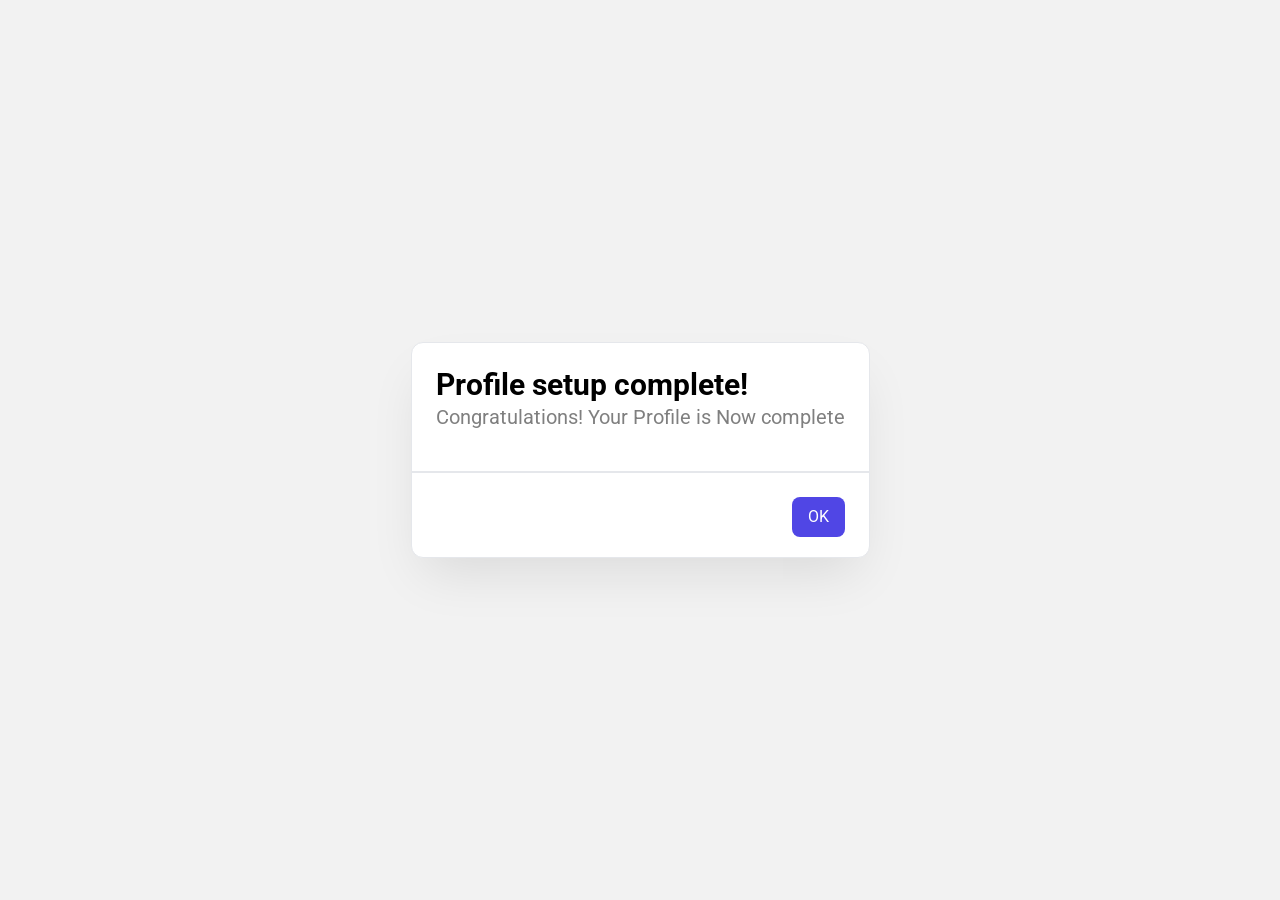
<file: src/setUpComplele.html>
<!DOCTYPE html>
<html>
  <head>
    <meta charset="UTF-8" />
    <meta name="viewport" content="width=device-width, initial-scale=1.0" />
    <link href="./output.css" rel="stylesheet" />
    <title>University Credit Management System</title>
    <link rel="preconnect" href="https://fonts.googleapis.com" />
    <link rel="preconnect" href="https://fonts.gstatic.com" crossorigin />
    <link
      href="https://fonts.googleapis.com/css2?family=Roboto:ital,wght@0,100;0,300;0,400;0,500;0,700;0,900;1,100;1,300;1,400;1,500;1,700;1,900&display=swap"
      rel="stylesheet"
    />
    <link
      href="https://fonts.googleapis.com/css2?family=Poppins:ital,wght@0,100;0,200;0,300;0,400;0,500;0,600;0,700;0,800;0,900;1,100;1,200;1,300;1,400;1,500;1,600;1,700;1,800;1,900&display=swap"
      rel="stylesheet"
    />
    <link
      href="https://db.onlinewebfonts.com/c/e25ed0fa39c44d127ab5ab3e362d8af1?family=Cooper+Lt+BT+Light"
      rel="stylesheet"
    />
    <link rel="icon" type="image/x-icon" href="./images/" />
  </head>
  <body class="">
    <!-- container section -->
    <main class="flex items-center justify-center w-full h-screen bg-black/5">
      <section
        class="flex flex-col gap-1 max-w-xl mx-auto font-roboto bg-white border rounded-xl shadow-2xl shadow-black/10"
      >
        <div class="px-6 pt-6 pb-4">
          <h1 class="text-3xl font-bold">Profile setup complete!</h1>
          <p class="text-justify text-xl text-black/50">
            Congratulations! Your Profile is Now complete
          </p>
        </div>

        <!-- hr line -->
        <div class="pt-5 border-b-2"></div>
        <!-- Ok button -->
        <div class="py-5 flex justify-end px-6">
          <button class="text-white bg-blueColor rounded-lg px-4 py-2">
            OK
          </button>
        </div>
      </section>
    </main>
  </body>
</html>

<!-- https://github.com/Md-Zihadur-Rahaman/University-Credit-Managemet-System -->
</file>
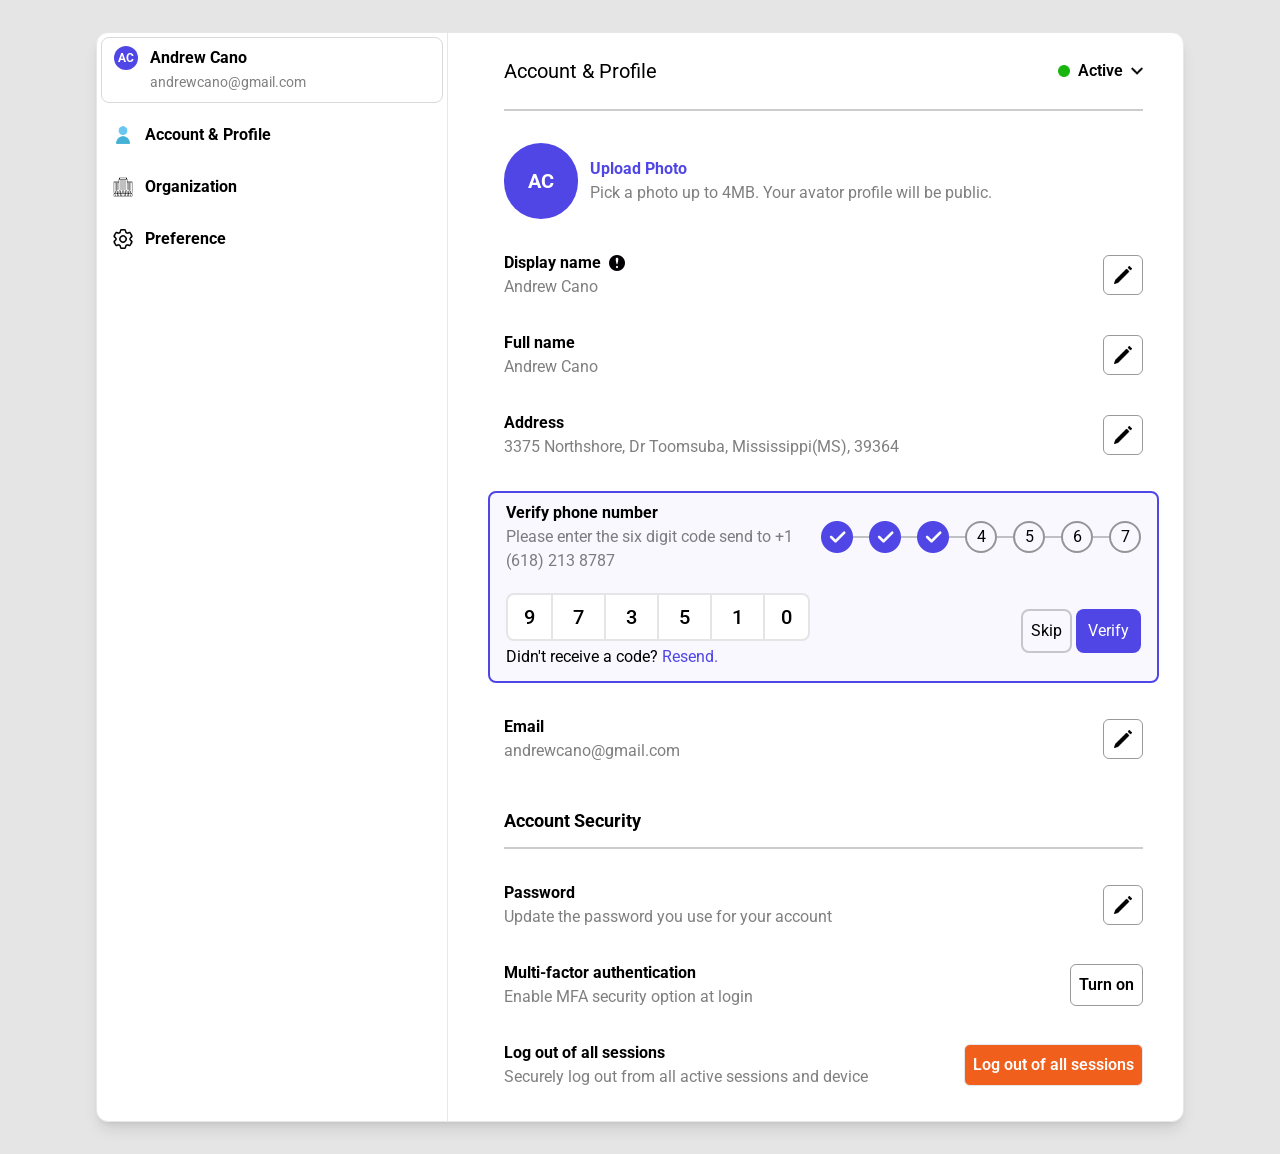
<file: src/verifyPhoneNumber.html>
<!DOCTYPE html>
<html>
  <head>
    <meta charset="UTF-8" />
    <meta name="viewport" content="width=device-width, initial-scale=1.0" />
    <link href="./output.css" rel="stylesheet" />
    <title>University Credit Management System</title>
    <link rel="preconnect" href="https://fonts.googleapis.com" />
    <link rel="preconnect" href="https://fonts.gstatic.com" crossorigin />
    <link
      href="https://fonts.googleapis.com/css2?family=Roboto:ital,wght@0,100;0,300;0,400;0,500;0,700;0,900;1,100;1,300;1,400;1,500;1,700;1,900&display=swap"
      rel="stylesheet"
    />
    <link
      href="https://fonts.googleapis.com/css2?family=Poppins:ital,wght@0,100;0,200;0,300;0,400;0,500;0,600;0,700;0,800;0,900;1,100;1,200;1,300;1,400;1,500;1,600;1,700;1,800;1,900&display=swap"
      rel="stylesheet"
    />
    <link
      href="https://db.onlinewebfonts.com/c/e25ed0fa39c44d127ab5ab3e362d8af1?family=Cooper+Lt+BT+Light"
      rel="stylesheet"
    />
    <link rel="icon" type="image/x-icon" href="./images/" />
  </head>
  <body class="bg-black/10">
    <!-- container section -->

    <section class="max-w-6xl mx-auto font-roboto p-8">
      <!-- Account and Profile -->
      <main
        class="bg-white grid grid-cols-12 gap-4 border rounded-xl shadow-lg shadow-black/10"
      >
        <!-- SideBar -->
        <aside class="col-span-4 flex flex-col gap-1 border-r">
          <!-- user photo and email -->
          <div
            class="flex flex-row gap-x-3 border border-borderColor px-3 py-2 rounded-lg m-1"
          >
            <div>
              <p
                class="rounded-full font-bold text-white text-xs p-1 bg-blueColor"
              >
                AC
              </p>
            </div>
            <div>
              <p class="font-bold">Andrew Cano</p>
              <span class="text-sm text-black/50">andrewcano@gmail.com</span>
            </div>
          </div>
          <!-- Account & Profile -->
          <div
            class="flex flex-row items-center gap-3 px-3 py-2 m-1 rounded-lg hover:bg-hoverBg hover:text-blueColor"
          >
            <figure class="w-5 h-5">
              <img src="images/user.png" alt="" />
            </figure>
            <p class="font-bold">Account & Profile</p>
          </div>
          <!-- Organization -->
          <div
            class="flex flex-row items-center gap-3 px-3 py-2 m-1 rounded-lg hover:bg-hoverBg hover:text-blueColor"
          >
            <figure class="w-5 h-5">
              <img src="images/organization.png" alt="" />
            </figure>
            <p class="font-bold">Organization</p>
          </div>
          <!-- Preference -->
          <div
            class="flex flex-row items-center gap-3 px-3 py-2 m-1 rounded-lg hover:bg-hoverBg hover:text-blueColor"
          >
            <figure class="w-5 h-5">
              <img src="images/setting.png" alt="" />
            </figure>
            <p class="font-bold">Preference</p>
          </div>
        </aside>
        <!-- Description section -->
        <section class="col-span-8 flex flex-col gap-8 px-6">
          <!-- Account & Profile and active -->
          <div
            class="flex justify-between mx-4 border-b-2 border-b-black/20 py-6"
          >
            <h1 class="font-normal text-xl">Account & Profile</h1>
            <div class="flex flex-row items-center gap-2">
              <!-- green icon -->
              <figure class="w-3 h-3">
                <img src="images/online.png" alt="" />
              </figure>
              <p class="font-semibold">Active</p>
              <figure class="w-3 h-3">
                <img src="images/expand-button.png" alt="" />
              </figure>
            </div>
          </div>
          <!-- Upload Photo -->
          <div class="flex flex-row items-center gap-3 px-4">
            <p
              class="rounded-full font-bold text-white text-xl p-6 bg-blueColor"
            >
              AC
            </p>
            <div>
              <p class="font-bold text-blueColor">Upload Photo</p>
              <span class="text-black/50"
                >Pick a photo up to 4MB. Your avator profile will be
                public.</span
              >
            </div>
          </div>
          <!-- Display Name -->
          <div class="flex flex-row justify-between items-center px-4">
            <div class="flex flex-col">
              <div class="flex flex-row items-center gap-2">
                <p class="font-bold">Display name</p>
                <figure class="w-4 h-4">
                  <img src="images/exclamation.png" alt="" />
                </figure>
              </div>
              <span class="text-black/50">Andrew Cano</span>
            </div>
            <!-- edit icon -->
            <button class="w-10 h-10 border border-black/40 rounded-md p-2">
              <img src="images/pen.png" alt="" />
            </button>
          </div>

          <!-- Full name-->
          <div class="flex flex-row justify-between items-center px-4">
            <div class="flex flex-col">
              <p class="font-bold">Full name</p>
              <span class="text-black/50">Andrew Cano</span>
            </div>
            <!-- edit icon -->
            <button class="w-10 h-10 border border-black/40 rounded-md p-2">
              <img src="images/pen.png" alt="" />
            </button>
          </div>
          <!-- Address-->
          <div class="flex flex-row justify-between items-center px-4">
            <div class="flex flex-col">
              <p class="font-bold">Address</p>
              <span class="text-black/50"
                >3375 Northshore, Dr Toomsuba, Mississippi(MS), 39364</span
              >
            </div>
            <!-- edit icon -->
            <button class="w-10 h-10 border border-black/40 rounded-md p-2">
              <img src="images/pen.png" alt="" />
            </button>
          </div>

          <!-- Verify phone number -->
          <div
            class="bg-editBg border-2 border-blueColor rounded-lg flex flex-col px-4"
          >
            <!-- Phone number -->
            <div class="flex flex-row justify-between items-center py-2">
              <div class="flex flex-col">
                <p class="font-bold">Verify phone number</p>
                <span class="text-black/50"
                  >Please enter the six digit code send to +1 (618) 213
                  8787</span
                >
              </div>
              <!-- Information Progress section -->
              <div class="flex flex-row">
                <!-- Tikmark icon element -->
                <div class="w-8 h-8 flex items-center justify-center">
                  <img src="images/Tikmarkcheck.png" alt="" />
                </div>
                <!-- dash icon -->
                <figure
                  class="w-4 h-8 flex items-center justify-center opacity-60"
                >
                  <img src="images/CenterlineI.png" alt="" />
                </figure>
                <!-- Tikmark icon element -->
                <div class="w-8 h-8 flex items-center justify-center">
                  <img src="images/Tikmarkcheck.png" alt="" />
                </div>
                <!-- dash icon -->
                <figure
                  class="w-4 h-8 flex items-center justify-center opacity-60"
                >
                  <img src="images/CenterlineI.png" alt="" />
                </figure>
                <!-- Tikmark icon element -->
                <div class="w-8 h-8 flex items-center justify-center">
                  <img src="images/Tikmarkcheck.png" alt="" />
                </div>
                <!-- dash icon -->
                <figure
                  class="w-4 h-8 flex items-center justify-center opacity-60"
                >
                  <img src="images/CenterlineI.png" alt="" />
                </figure>
                <!-- numerial element -->
                <div
                  class="w-8 h-8 flex items-center justify-center border-2 border-black/40 hover:border-blueColor hover:bg-hoverBg rounded-full p-1"
                >
                  <p class="">4</p>
                </div>
                <!-- dash icon -->
                <figure
                  class="w-4 h-8 flex items-center justify-center opacity-60"
                >
                  <img src="images/CenterlineI.png" alt="" />
                </figure>
                <!-- numerial element -->
                <div
                  class="w-8 h-8 flex items-center justify-center border-2 border-black/40 hover:border-blueColor hover:bg-hoverBg rounded-full p-1"
                >
                  <p class="">5</p>
                </div>
                <!-- dash icon -->
                <figure
                  class="w-4 h-8 flex items-center justify-center opacity-60"
                >
                  <img src="images/CenterlineI.png" alt="" />
                </figure>
                <!-- numerial element -->
                <div
                  class="w-8 h-8 flex items-center justify-center border-2 border-black/40 hover:border-blueColor hover:bg-hoverBg rounded-full p-1"
                >
                  <p class="">6</p>
                </div>
                <!-- dash icon -->
                <figure
                  class="w-4 h-8 flex items-center justify-center opacity-60"
                >
                  <img src="images/CenterlineI.png" alt="" />
                </figure>
                <!-- numerial element -->
                <div
                  class="w-8 h-8 flex items-center justify-center border-2 border-black/40 hover:border-blueColor hover:bg-hoverBg rounded-full p-1"
                >
                  <p class="">7</p>
                </div>
              </div>
            </div>
            <!--   Edit -->
            <div class="flex flex-row justify-between items-center gap-1 py-3">
              <!-- Verification Code part-->
              <div class="flex flex-col gap-1">
                <div
                  class="flex flex-row items-center justify-center border-2 border-black/10 rounded-lg bg-white"
                >
                  <p
                    class="text-xl font-medium px-4 py-2 border-r-2 border-r-black/10"
                  >
                    9
                  </p>
                  <p
                    class="text-xl font-medium px-5 py-2 border-r-2 border-r-black/10"
                  >
                    7
                  </p>
                  <p
                    class="text-xl font-medium px-5 py-2 border-r-2 border-r-black/10"
                  >
                    3
                  </p>
                  <p
                    class="text-xl font-medium px-5 py-2 border-r-2 border-r-black/10"
                  >
                    5
                  </p>
                  <p
                    class="text-xl font-medium px-5 py-2 border-r-2 border-r-black/10"
                  >
                    1
                  </p>
                  <p class="text-xl font-medium px-4 py-2">0</p>
                </div>
                <p>
                  Didn't receive a code?
                  <span class="text-blueColor">Resend.</span>
                </p>
              </div>
              <!-- button part -->
              <div class="flex flex-row gap-1">
                <button
                  class="col-span-1 border-2 border-black/20 rounded-lg p-2"
                >
                  Skip
                </button>
                <button
                  class="col-span-2 bg-blueColor text-white rounded-lg px-3 py-2"
                >
                  Verify
                </button>
              </div>
            </div>
          </div>
          <!-- Email -->
          <div class="flex flex-row justify-between items-center px-4">
            <div class="flex flex-col">
              <p class="font-bold">Email</p>
              <span class="text-black/50">andrewcano@gmail.com</span>
            </div>
            <!-- edit icon -->
            <button class="w-10 h-10 border border-black/40 rounded-md p-2">
              <img src="images/pen.png" alt="" />
            </button>
          </div>
          <!-- Account Security -->
          <div
            class="flex justify-between mx-4 border-b-2 border-b-black/20 py-3"
          >
            <h1 class="font-bold text-lg">Account Security</h1>
          </div>
          <!-- Password -->
          <div class="flex flex-row justify-between items-center px-4">
            <div class="flex flex-col">
              <p class="font-bold">Password</p>
              <span class="text-black/50"
                >Update the password you use for your account</span
              >
            </div>
            <!-- edit icon -->
            <button class="w-10 h-10 border border-black/40 rounded-md p-2">
              <img src="images/pen.png" alt="" />
            </button>
          </div>
          <!-- Multi-factor authentication-->
          <div class="flex flex-row justify-between items-center px-4">
            <div class="flex flex-col">
              <p class="font-bold">Multi-factor authentication</p>
              <span class="text-black/50"
                >Enable MFA security option at login</span
              >
            </div>
            <!-- Turn on button -->
            <button class="border border-black/40 rounded-md p-2 font-semibold">
              Turn on
            </button>
          </div>
          <!-- Log out of all sessions-->
          <div class="flex flex-row justify-between items-center px-4 pb-8">
            <div class="flex flex-col">
              <p class="font-bold">Log out of all sessions</p>
              <span class="text-black/50"
                >Securely log out from all active sessions and device</span
              >
            </div>
            <!-- Log out of all sessions button -->
            <button
              class="border rounded-md bg-buttonBgColor text-white p-2 font-semibold"
            >
              Log out of all sessions
            </button>
          </div>
        </section>
      </main>
    </section>
  </body>
</html>

<!-- https://github.com/Md-Zihadur-Rahaman/University-Credit-Managemet-System -->
</file>
<file: src/output.css>
/*
! tailwindcss v3.4.3 | MIT License | https://tailwindcss.com
*/

/*
1. Prevent padding and border from affecting element width. (https://github.com/mozdevs/cssremedy/issues/4)
2. Allow adding a border to an element by just adding a border-width. (https://github.com/tailwindcss/tailwindcss/pull/116)
*/

*,
::before,
::after {
  box-sizing: border-box;
  /* 1 */
  border-width: 0;
  /* 2 */
  border-style: solid;
  /* 2 */
  border-color: #e5e7eb;
  /* 2 */
}

::before,
::after {
  --tw-content: '';
}

/*
1. Use a consistent sensible line-height in all browsers.
2. Prevent adjustments of font size after orientation changes in iOS.
3. Use a more readable tab size.
4. Use the user's configured `sans` font-family by default.
5. Use the user's configured `sans` font-feature-settings by default.
6. Use the user's configured `sans` font-variation-settings by default.
7. Disable tap highlights on iOS
*/

html,
:host {
  line-height: 1.5;
  /* 1 */
  -webkit-text-size-adjust: 100%;
  /* 2 */
  -moz-tab-size: 4;
  /* 3 */
  -o-tab-size: 4;
     tab-size: 4;
  /* 3 */
  font-family: ui-sans-serif, system-ui, sans-serif, "Apple Color Emoji", "Segoe UI Emoji", "Segoe UI Symbol", "Noto Color Emoji";
  /* 4 */
  font-feature-settings: normal;
  /* 5 */
  font-variation-settings: normal;
  /* 6 */
  -webkit-tap-highlight-color: transparent;
  /* 7 */
}

/*
1. Remove the margin in all browsers.
2. Inherit line-height from `html` so users can set them as a class directly on the `html` element.
*/

body {
  margin: 0;
  /* 1 */
  line-height: inherit;
  /* 2 */
}

/*
1. Add the correct height in Firefox.
2. Correct the inheritance of border color in Firefox. (https://bugzilla.mozilla.org/show_bug.cgi?id=190655)
3. Ensure horizontal rules are visible by default.
*/

hr {
  height: 0;
  /* 1 */
  color: inherit;
  /* 2 */
  border-top-width: 1px;
  /* 3 */
}

/*
Add the correct text decoration in Chrome, Edge, and Safari.
*/

abbr:where([title]) {
  -webkit-text-decoration: underline dotted;
          text-decoration: underline dotted;
}

/*
Remove the default font size and weight for headings.
*/

h1,
h2,
h3,
h4,
h5,
h6 {
  font-size: inherit;
  font-weight: inherit;
}

/*
Reset links to optimize for opt-in styling instead of opt-out.
*/

a {
  color: inherit;
  text-decoration: inherit;
}

/*
Add the correct font weight in Edge and Safari.
*/

b,
strong {
  font-weight: bolder;
}

/*
1. Use the user's configured `mono` font-family by default.
2. Use the user's configured `mono` font-feature-settings by default.
3. Use the user's configured `mono` font-variation-settings by default.
4. Correct the odd `em` font sizing in all browsers.
*/

code,
kbd,
samp,
pre {
  font-family: ui-monospace, SFMono-Regular, Menlo, Monaco, Consolas, "Liberation Mono", "Courier New", monospace;
  /* 1 */
  font-feature-settings: normal;
  /* 2 */
  font-variation-settings: normal;
  /* 3 */
  font-size: 1em;
  /* 4 */
}

/*
Add the correct font size in all browsers.
*/

small {
  font-size: 80%;
}

/*
Prevent `sub` and `sup` elements from affecting the line height in all browsers.
*/

sub,
sup {
  font-size: 75%;
  line-height: 0;
  position: relative;
  vertical-align: baseline;
}

sub {
  bottom: -0.25em;
}

sup {
  top: -0.5em;
}

/*
1. Remove text indentation from table contents in Chrome and Safari. (https://bugs.chromium.org/p/chromium/issues/detail?id=999088, https://bugs.webkit.org/show_bug.cgi?id=201297)
2. Correct table border color inheritance in all Chrome and Safari. (https://bugs.chromium.org/p/chromium/issues/detail?id=935729, https://bugs.webkit.org/show_bug.cgi?id=195016)
3. Remove gaps between table borders by default.
*/

table {
  text-indent: 0;
  /* 1 */
  border-color: inherit;
  /* 2 */
  border-collapse: collapse;
  /* 3 */
}

/*
1. Change the font styles in all browsers.
2. Remove the margin in Firefox and Safari.
3. Remove default padding in all browsers.
*/

button,
input,
optgroup,
select,
textarea {
  font-family: inherit;
  /* 1 */
  font-feature-settings: inherit;
  /* 1 */
  font-variation-settings: inherit;
  /* 1 */
  font-size: 100%;
  /* 1 */
  font-weight: inherit;
  /* 1 */
  line-height: inherit;
  /* 1 */
  letter-spacing: inherit;
  /* 1 */
  color: inherit;
  /* 1 */
  margin: 0;
  /* 2 */
  padding: 0;
  /* 3 */
}

/*
Remove the inheritance of text transform in Edge and Firefox.
*/

button,
select {
  text-transform: none;
}

/*
1. Correct the inability to style clickable types in iOS and Safari.
2. Remove default button styles.
*/

button,
input:where([type='button']),
input:where([type='reset']),
input:where([type='submit']) {
  -webkit-appearance: button;
  /* 1 */
  background-color: transparent;
  /* 2 */
  background-image: none;
  /* 2 */
}

/*
Use the modern Firefox focus style for all focusable elements.
*/

:-moz-focusring {
  outline: auto;
}

/*
Remove the additional `:invalid` styles in Firefox. (https://github.com/mozilla/gecko-dev/blob/2f9eacd9d3d995c937b4251a5557d95d494c9be1/layout/style/res/forms.css#L728-L737)
*/

:-moz-ui-invalid {
  box-shadow: none;
}

/*
Add the correct vertical alignment in Chrome and Firefox.
*/

progress {
  vertical-align: baseline;
}

/*
Correct the cursor style of increment and decrement buttons in Safari.
*/

::-webkit-inner-spin-button,
::-webkit-outer-spin-button {
  height: auto;
}

/*
1. Correct the odd appearance in Chrome and Safari.
2. Correct the outline style in Safari.
*/

[type='search'] {
  -webkit-appearance: textfield;
  /* 1 */
  outline-offset: -2px;
  /* 2 */
}

/*
Remove the inner padding in Chrome and Safari on macOS.
*/

::-webkit-search-decoration {
  -webkit-appearance: none;
}

/*
1. Correct the inability to style clickable types in iOS and Safari.
2. Change font properties to `inherit` in Safari.
*/

::-webkit-file-upload-button {
  -webkit-appearance: button;
  /* 1 */
  font: inherit;
  /* 2 */
}

/*
Add the correct display in Chrome and Safari.
*/

summary {
  display: list-item;
}

/*
Removes the default spacing and border for appropriate elements.
*/

blockquote,
dl,
dd,
h1,
h2,
h3,
h4,
h5,
h6,
hr,
figure,
p,
pre {
  margin: 0;
}

fieldset {
  margin: 0;
  padding: 0;
}

legend {
  padding: 0;
}

ol,
ul,
menu {
  list-style: none;
  margin: 0;
  padding: 0;
}

/*
Reset default styling for dialogs.
*/

dialog {
  padding: 0;
}

/*
Prevent resizing textareas horizontally by default.
*/

textarea {
  resize: vertical;
}

/*
1. Reset the default placeholder opacity in Firefox. (https://github.com/tailwindlabs/tailwindcss/issues/3300)
2. Set the default placeholder color to the user's configured gray 400 color.
*/

input::-moz-placeholder, textarea::-moz-placeholder {
  opacity: 1;
  /* 1 */
  color: #9ca3af;
  /* 2 */
}

input::placeholder,
textarea::placeholder {
  opacity: 1;
  /* 1 */
  color: #9ca3af;
  /* 2 */
}

/*
Set the default cursor for buttons.
*/

button,
[role="button"] {
  cursor: pointer;
}

/*
Make sure disabled buttons don't get the pointer cursor.
*/

:disabled {
  cursor: default;
}

/*
1. Make replaced elements `display: block` by default. (https://github.com/mozdevs/cssremedy/issues/14)
2. Add `vertical-align: middle` to align replaced elements more sensibly by default. (https://github.com/jensimmons/cssremedy/issues/14#issuecomment-634934210)
   This can trigger a poorly considered lint error in some tools but is included by design.
*/

img,
svg,
video,
canvas,
audio,
iframe,
embed,
object {
  display: block;
  /* 1 */
  vertical-align: middle;
  /* 2 */
}

/*
Constrain images and videos to the parent width and preserve their intrinsic aspect ratio. (https://github.com/mozdevs/cssremedy/issues/14)
*/

img,
video {
  max-width: 100%;
  height: auto;
}

/* Make elements with the HTML hidden attribute stay hidden by default */

[hidden] {
  display: none;
}

*, ::before, ::after {
  --tw-border-spacing-x: 0;
  --tw-border-spacing-y: 0;
  --tw-translate-x: 0;
  --tw-translate-y: 0;
  --tw-rotate: 0;
  --tw-skew-x: 0;
  --tw-skew-y: 0;
  --tw-scale-x: 1;
  --tw-scale-y: 1;
  --tw-pan-x:  ;
  --tw-pan-y:  ;
  --tw-pinch-zoom:  ;
  --tw-scroll-snap-strictness: proximity;
  --tw-gradient-from-position:  ;
  --tw-gradient-via-position:  ;
  --tw-gradient-to-position:  ;
  --tw-ordinal:  ;
  --tw-slashed-zero:  ;
  --tw-numeric-figure:  ;
  --tw-numeric-spacing:  ;
  --tw-numeric-fraction:  ;
  --tw-ring-inset:  ;
  --tw-ring-offset-width: 0px;
  --tw-ring-offset-color: #fff;
  --tw-ring-color: rgb(59 130 246 / 0.5);
  --tw-ring-offset-shadow: 0 0 #0000;
  --tw-ring-shadow: 0 0 #0000;
  --tw-shadow: 0 0 #0000;
  --tw-shadow-colored: 0 0 #0000;
  --tw-blur:  ;
  --tw-brightness:  ;
  --tw-contrast:  ;
  --tw-grayscale:  ;
  --tw-hue-rotate:  ;
  --tw-invert:  ;
  --tw-saturate:  ;
  --tw-sepia:  ;
  --tw-drop-shadow:  ;
  --tw-backdrop-blur:  ;
  --tw-backdrop-brightness:  ;
  --tw-backdrop-contrast:  ;
  --tw-backdrop-grayscale:  ;
  --tw-backdrop-hue-rotate:  ;
  --tw-backdrop-invert:  ;
  --tw-backdrop-opacity:  ;
  --tw-backdrop-saturate:  ;
  --tw-backdrop-sepia:  ;
  --tw-contain-size:  ;
  --tw-contain-layout:  ;
  --tw-contain-paint:  ;
  --tw-contain-style:  ;
}

::backdrop {
  --tw-border-spacing-x: 0;
  --tw-border-spacing-y: 0;
  --tw-translate-x: 0;
  --tw-translate-y: 0;
  --tw-rotate: 0;
  --tw-skew-x: 0;
  --tw-skew-y: 0;
  --tw-scale-x: 1;
  --tw-scale-y: 1;
  --tw-pan-x:  ;
  --tw-pan-y:  ;
  --tw-pinch-zoom:  ;
  --tw-scroll-snap-strictness: proximity;
  --tw-gradient-from-position:  ;
  --tw-gradient-via-position:  ;
  --tw-gradient-to-position:  ;
  --tw-ordinal:  ;
  --tw-slashed-zero:  ;
  --tw-numeric-figure:  ;
  --tw-numeric-spacing:  ;
  --tw-numeric-fraction:  ;
  --tw-ring-inset:  ;
  --tw-ring-offset-width: 0px;
  --tw-ring-offset-color: #fff;
  --tw-ring-color: rgb(59 130 246 / 0.5);
  --tw-ring-offset-shadow: 0 0 #0000;
  --tw-ring-shadow: 0 0 #0000;
  --tw-shadow: 0 0 #0000;
  --tw-shadow-colored: 0 0 #0000;
  --tw-blur:  ;
  --tw-brightness:  ;
  --tw-contrast:  ;
  --tw-grayscale:  ;
  --tw-hue-rotate:  ;
  --tw-invert:  ;
  --tw-saturate:  ;
  --tw-sepia:  ;
  --tw-drop-shadow:  ;
  --tw-backdrop-blur:  ;
  --tw-backdrop-brightness:  ;
  --tw-backdrop-contrast:  ;
  --tw-backdrop-grayscale:  ;
  --tw-backdrop-hue-rotate:  ;
  --tw-backdrop-invert:  ;
  --tw-backdrop-opacity:  ;
  --tw-backdrop-saturate:  ;
  --tw-backdrop-sepia:  ;
  --tw-contain-size:  ;
  --tw-contain-layout:  ;
  --tw-contain-paint:  ;
  --tw-contain-style:  ;
}

.container {
  width: 100%;
}

@media (min-width: 640px) {
  .container {
    max-width: 640px;
  }
}

@media (min-width: 768px) {
  .container {
    max-width: 768px;
  }
}

@media (min-width: 1024px) {
  .container {
    max-width: 1024px;
  }
}

@media (min-width: 1280px) {
  .container {
    max-width: 1280px;
  }
}

@media (min-width: 1536px) {
  .container {
    max-width: 1536px;
  }
}

.absolute {
  position: absolute;
}

.relative {
  position: relative;
}

.bottom-2 {
  bottom: 0.5rem;
}

.left-1\/2 {
  left: 50%;
}

.right-2 {
  right: 0.5rem;
}

.top-3 {
  top: 0.75rem;
}

.col-span-1 {
  grid-column: span 1 / span 1;
}

.col-span-2 {
  grid-column: span 2 / span 2;
}

.col-span-3 {
  grid-column: span 3 / span 3;
}

.col-span-4 {
  grid-column: span 4 / span 4;
}

.col-span-7 {
  grid-column: span 7 / span 7;
}

.col-span-8 {
  grid-column: span 8 / span 8;
}

.col-span-9 {
  grid-column: span 9 / span 9;
}

.float-start {
  float: inline-start;
}

.m-1 {
  margin: 0.25rem;
}

.m-4 {
  margin: 1rem;
}

.mx-4 {
  margin-left: 1rem;
  margin-right: 1rem;
}

.mx-auto {
  margin-left: auto;
  margin-right: auto;
}

.my-0 {
  margin-top: 0px;
  margin-bottom: 0px;
}

.block {
  display: block;
}

.flex {
  display: flex;
}

.grid {
  display: grid;
}

.h-10 {
  height: 2.5rem;
}

.h-3 {
  height: 0.75rem;
}

.h-4 {
  height: 1rem;
}

.h-40 {
  height: 10rem;
}

.h-5 {
  height: 1.25rem;
}

.h-8 {
  height: 2rem;
}

.h-full {
  height: 100%;
}

.h-screen {
  height: 100vh;
}

.w-10 {
  width: 2.5rem;
}

.w-3 {
  width: 0.75rem;
}

.w-4 {
  width: 1rem;
}

.w-40 {
  width: 10rem;
}

.w-5 {
  width: 1.25rem;
}

.w-6 {
  width: 1.5rem;
}

.w-8 {
  width: 2rem;
}

.w-full {
  width: 100%;
}

.max-w-4xl {
  max-width: 56rem;
}

.max-w-6xl {
  max-width: 72rem;
}

.max-w-2xl {
  max-width: 42rem;
}

.max-w-xl {
  max-width: 36rem;
}

.-translate-x-1\/2 {
  --tw-translate-x: -50%;
  transform: translate(var(--tw-translate-x), var(--tw-translate-y)) rotate(var(--tw-rotate)) skewX(var(--tw-skew-x)) skewY(var(--tw-skew-y)) scaleX(var(--tw-scale-x)) scaleY(var(--tw-scale-y));
}

.scale-110 {
  --tw-scale-x: 1.1;
  --tw-scale-y: 1.1;
  transform: translate(var(--tw-translate-x), var(--tw-translate-y)) rotate(var(--tw-rotate)) skewX(var(--tw-skew-x)) skewY(var(--tw-skew-y)) scaleX(var(--tw-scale-x)) scaleY(var(--tw-scale-y));
}

.scale-x-110 {
  --tw-scale-x: 1.1;
  transform: translate(var(--tw-translate-x), var(--tw-translate-y)) rotate(var(--tw-rotate)) skewX(var(--tw-skew-x)) skewY(var(--tw-skew-y)) scaleX(var(--tw-scale-x)) scaleY(var(--tw-scale-y));
}

.scale-y-100 {
  --tw-scale-y: 1;
  transform: translate(var(--tw-translate-x), var(--tw-translate-y)) rotate(var(--tw-rotate)) skewX(var(--tw-skew-x)) skewY(var(--tw-skew-y)) scaleX(var(--tw-scale-x)) scaleY(var(--tw-scale-y));
}

.scale-y-105 {
  --tw-scale-y: 1.05;
  transform: translate(var(--tw-translate-x), var(--tw-translate-y)) rotate(var(--tw-rotate)) skewX(var(--tw-skew-x)) skewY(var(--tw-skew-y)) scaleX(var(--tw-scale-x)) scaleY(var(--tw-scale-y));
}

.cursor-pointer {
  cursor: pointer;
}

.grid-cols-12 {
  grid-template-columns: repeat(12, minmax(0, 1fr));
}

.flex-row {
  flex-direction: row;
}

.flex-col {
  flex-direction: column;
}

.items-start {
  align-items: flex-start;
}

.items-end {
  align-items: flex-end;
}

.items-center {
  align-items: center;
}

.justify-end {
  justify-content: flex-end;
}

.justify-center {
  justify-content: center;
}

.justify-between {
  justify-content: space-between;
}

.gap-1 {
  gap: 0.25rem;
}

.gap-2 {
  gap: 0.5rem;
}

.gap-3 {
  gap: 0.75rem;
}

.gap-4 {
  gap: 1rem;
}

.gap-8 {
  gap: 2rem;
}

.gap-x-3 {
  -moz-column-gap: 0.75rem;
       column-gap: 0.75rem;
}

.rounded-full {
  border-radius: 9999px;
}

.rounded-lg {
  border-radius: 0.5rem;
}

.rounded-md {
  border-radius: 0.375rem;
}

.rounded-xl {
  border-radius: 0.75rem;
}

.border {
  border-width: 1px;
}

.border-2 {
  border-width: 2px;
}

.border-b {
  border-bottom-width: 1px;
}

.border-b-2 {
  border-bottom-width: 2px;
}

.border-r {
  border-right-width: 1px;
}

.border-r-2 {
  border-right-width: 2px;
}

.border-dashed {
  border-style: dashed;
}

.border-black {
  --tw-border-opacity: 1;
  border-color: rgb(0 0 0 / var(--tw-border-opacity));
}

.border-black\/10 {
  border-color: rgb(0 0 0 / 0.1);
}

.border-black\/20 {
  border-color: rgb(0 0 0 / 0.2);
}

.border-black\/40 {
  border-color: rgb(0 0 0 / 0.4);
}

.border-blueColor {
  --tw-border-opacity: 1;
  border-color: rgb(80 70 229 / var(--tw-border-opacity));
}

.border-borderColor {
  --tw-border-opacity: 1;
  border-color: rgb(217 217 217 / var(--tw-border-opacity));
}

.border-b-black\/20 {
  border-bottom-color: rgb(0 0 0 / 0.2);
}

.border-r-black\/10 {
  border-right-color: rgb(0 0 0 / 0.1);
}

.bg-black {
  --tw-bg-opacity: 1;
  background-color: rgb(0 0 0 / var(--tw-bg-opacity));
}

.bg-black\/10 {
  background-color: rgb(0 0 0 / 0.1);
}

.bg-black\/5 {
  background-color: rgb(0 0 0 / 0.05);
}

.bg-blueColor {
  --tw-bg-opacity: 1;
  background-color: rgb(80 70 229 / var(--tw-bg-opacity));
}

.bg-buttonBgColor {
  --tw-bg-opacity: 1;
  background-color: rgb(241 95 29 / var(--tw-bg-opacity));
}

.bg-editBg {
  --tw-bg-opacity: 1;
  background-color: rgb(249 248 254 / var(--tw-bg-opacity));
}

.bg-inputFieldBg {
  --tw-bg-opacity: 1;
  background-color: rgb(240 241 243 / var(--tw-bg-opacity));
}

.bg-white {
  --tw-bg-opacity: 1;
  background-color: rgb(255 255 255 / var(--tw-bg-opacity));
}

.p-1 {
  padding: 0.25rem;
}

.p-2 {
  padding: 0.5rem;
}

.p-3 {
  padding: 0.75rem;
}

.p-6 {
  padding: 1.5rem;
}

.p-8 {
  padding: 2rem;
}

.p-4 {
  padding: 1rem;
}

.px-1 {
  padding-left: 0.25rem;
  padding-right: 0.25rem;
}

.px-3 {
  padding-left: 0.75rem;
  padding-right: 0.75rem;
}

.px-4 {
  padding-left: 1rem;
  padding-right: 1rem;
}

.px-6 {
  padding-left: 1.5rem;
  padding-right: 1.5rem;
}

.px-\[3px\] {
  padding-left: 3px;
  padding-right: 3px;
}

.py-10 {
  padding-top: 2.5rem;
  padding-bottom: 2.5rem;
}

.py-2 {
  padding-top: 0.5rem;
  padding-bottom: 0.5rem;
}

.py-3 {
  padding-top: 0.75rem;
  padding-bottom: 0.75rem;
}

.py-6 {
  padding-top: 1.5rem;
  padding-bottom: 1.5rem;
}

.py-8 {
  padding-top: 2rem;
  padding-bottom: 2rem;
}

.px-5 {
  padding-left: 1.25rem;
  padding-right: 1.25rem;
}

.py-5 {
  padding-top: 1.25rem;
  padding-bottom: 1.25rem;
}

.pb-1 {
  padding-bottom: 0.25rem;
}

.pb-3 {
  padding-bottom: 0.75rem;
}

.pb-8 {
  padding-bottom: 2rem;
}

.pb-96 {
  padding-bottom: 24rem;
}

.pl-2 {
  padding-left: 0.5rem;
}

.pt-10 {
  padding-top: 2.5rem;
}

.pt-5 {
  padding-top: 1.25rem;
}

.pb-4 {
  padding-bottom: 1rem;
}

.pt-6 {
  padding-top: 1.5rem;
}

.text-justify {
  text-align: justify;
}

.font-roboto {
  font-family: roboto;
}

.text-3xl {
  font-size: 1.875rem;
  line-height: 2.25rem;
}

.text-lg {
  font-size: 1.125rem;
  line-height: 1.75rem;
}

.text-sm {
  font-size: 0.875rem;
  line-height: 1.25rem;
}

.text-xl {
  font-size: 1.25rem;
  line-height: 1.75rem;
}

.text-xs {
  font-size: 0.75rem;
  line-height: 1rem;
}

.font-bold {
  font-weight: 700;
}

.font-medium {
  font-weight: 500;
}

.font-normal {
  font-weight: 400;
}

.font-semibold {
  font-weight: 600;
}

.text-black\/50 {
  color: rgb(0 0 0 / 0.5);
}

.text-blueColor {
  --tw-text-opacity: 1;
  color: rgb(80 70 229 / var(--tw-text-opacity));
}

.text-white {
  --tw-text-opacity: 1;
  color: rgb(255 255 255 / var(--tw-text-opacity));
}

.opacity-50 {
  opacity: 0.5;
}

.opacity-60 {
  opacity: 0.6;
}

.shadow-2xl {
  --tw-shadow: 0 25px 50px -12px rgb(0 0 0 / 0.25);
  --tw-shadow-colored: 0 25px 50px -12px var(--tw-shadow-color);
  box-shadow: var(--tw-ring-offset-shadow, 0 0 #0000), var(--tw-ring-shadow, 0 0 #0000), var(--tw-shadow);
}

.shadow-lg {
  --tw-shadow: 0 10px 15px -3px rgb(0 0 0 / 0.1), 0 4px 6px -4px rgb(0 0 0 / 0.1);
  --tw-shadow-colored: 0 10px 15px -3px var(--tw-shadow-color), 0 4px 6px -4px var(--tw-shadow-color);
  box-shadow: var(--tw-ring-offset-shadow, 0 0 #0000), var(--tw-ring-shadow, 0 0 #0000), var(--tw-shadow);
}

.shadow-sm {
  --tw-shadow: 0 1px 2px 0 rgb(0 0 0 / 0.05);
  --tw-shadow-colored: 0 1px 2px 0 var(--tw-shadow-color);
  box-shadow: var(--tw-ring-offset-shadow, 0 0 #0000), var(--tw-ring-shadow, 0 0 #0000), var(--tw-shadow);
}

.shadow-black\/10 {
  --tw-shadow-color: rgb(0 0 0 / 0.1);
  --tw-shadow: var(--tw-shadow-colored);
}

.shadow-black\/50 {
  --tw-shadow-color: rgb(0 0 0 / 0.5);
  --tw-shadow: var(--tw-shadow-colored);
}

.outline-2 {
  outline-width: 2px;
}

.outline-blueColor {
  outline-color: #5046E5;
}

.hover\:border-blueColor:hover {
  --tw-border-opacity: 1;
  border-color: rgb(80 70 229 / var(--tw-border-opacity));
}

.hover\:bg-hoverBg:hover {
  --tw-bg-opacity: 1;
  background-color: rgb(244 242 253 / var(--tw-bg-opacity));
}

.hover\:text-blueColor:hover {
  --tw-text-opacity: 1;
  color: rgb(80 70 229 / var(--tw-text-opacity));
}
</file>
